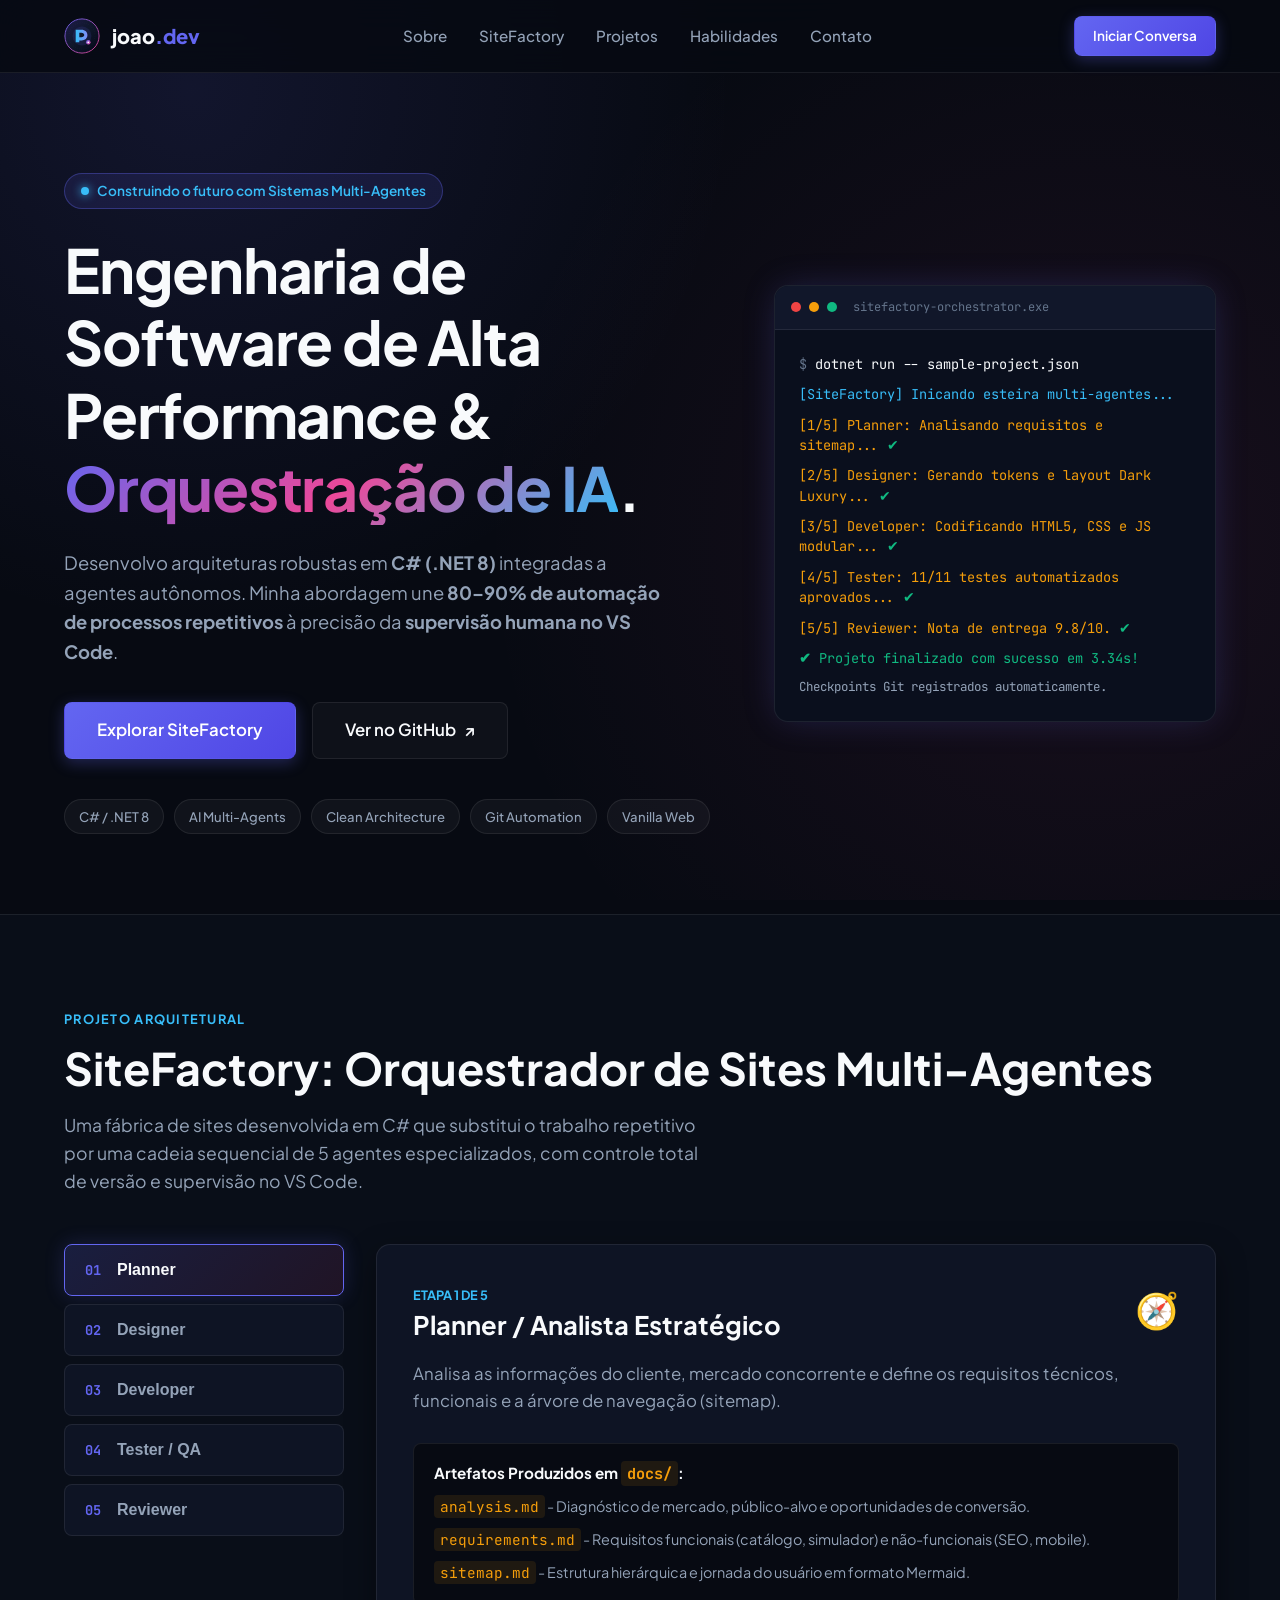
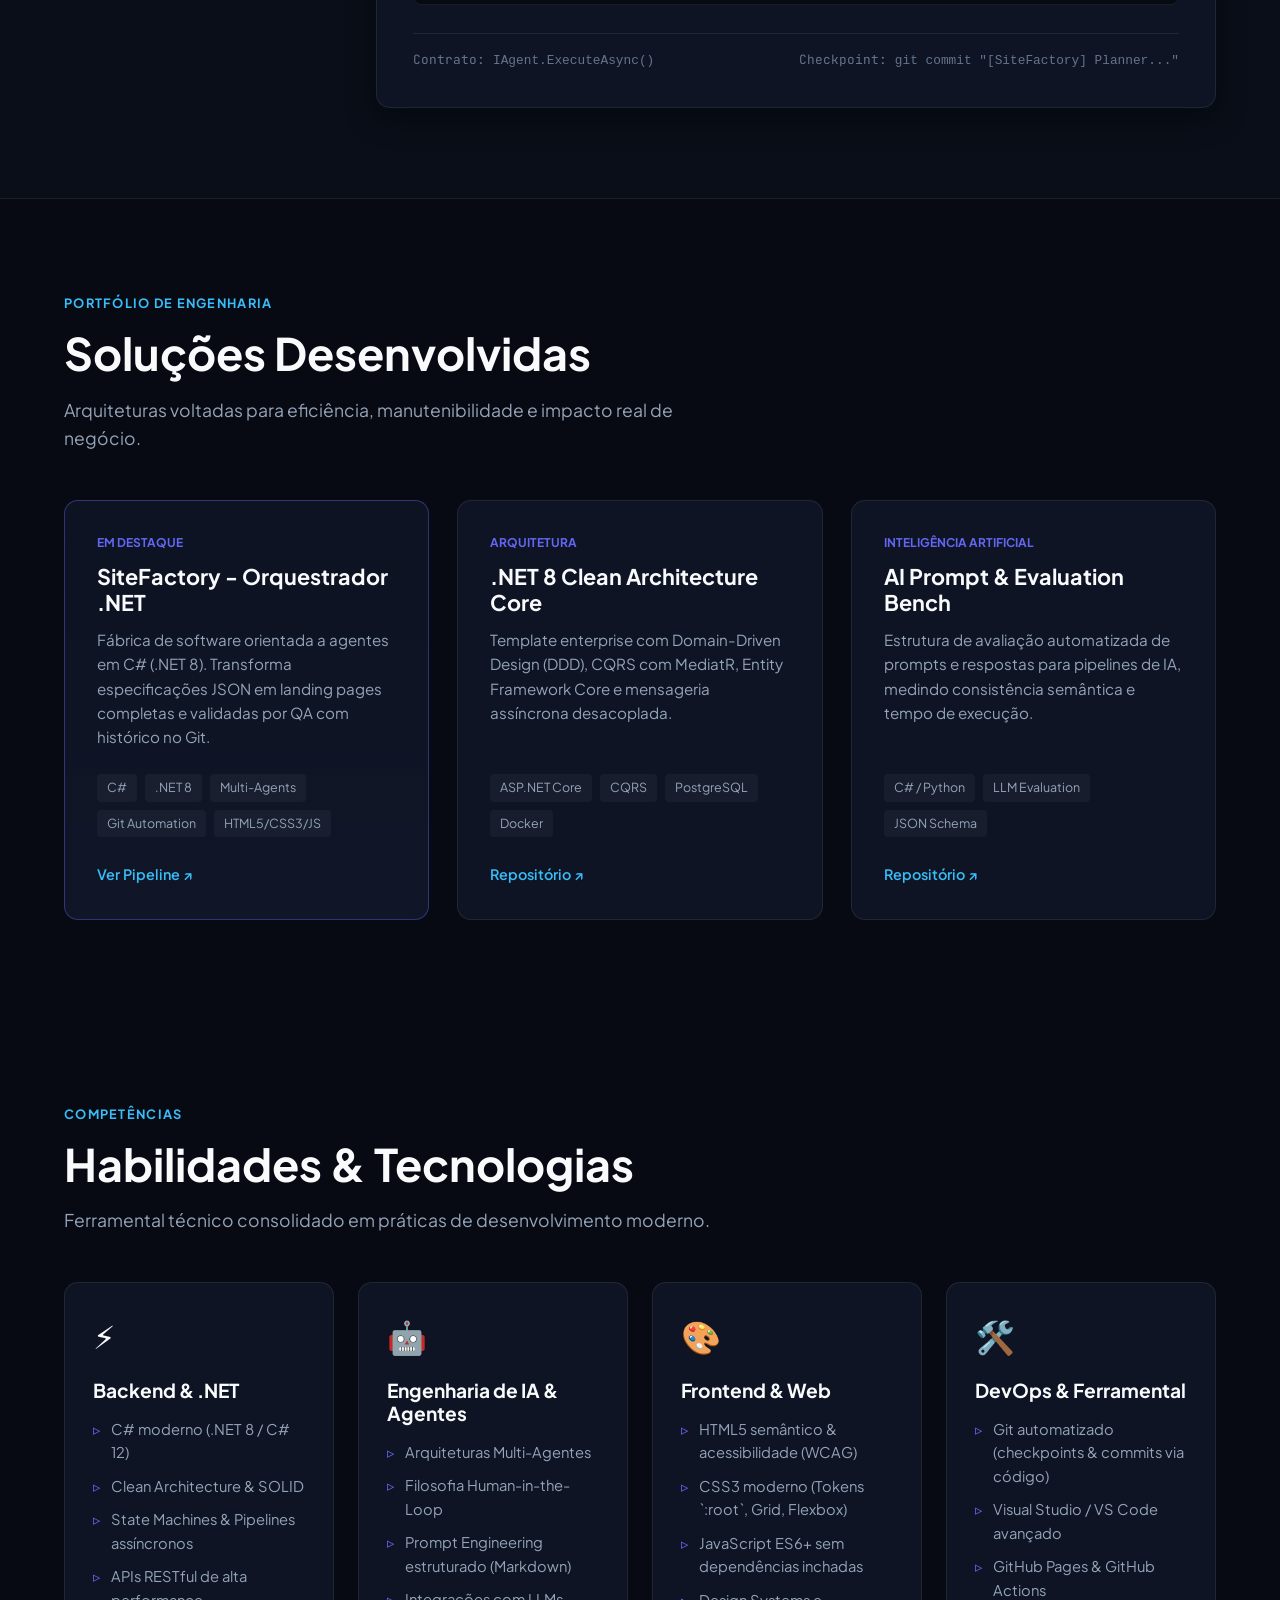
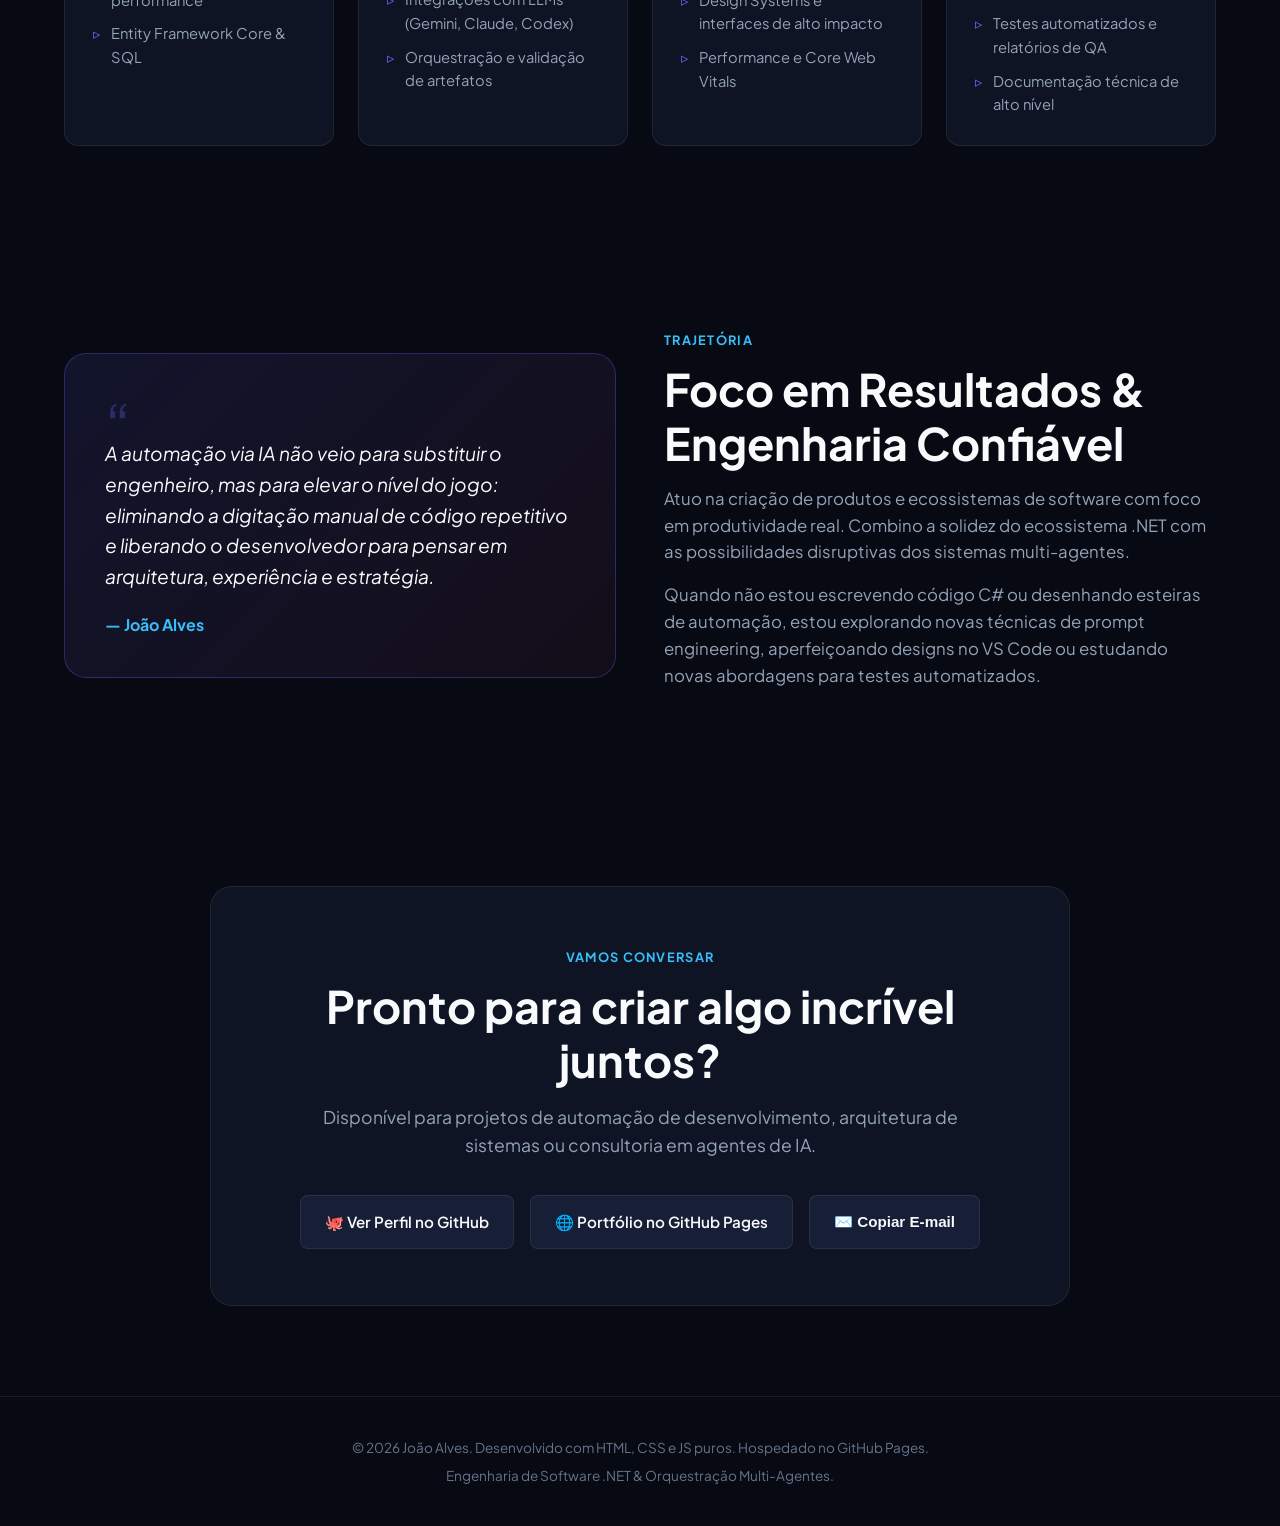
<file: github-portfolio/site/index.html>
<!DOCTYPE html>
<html lang="pt-BR">
<head>
  <meta charset="UTF-8">
  <meta name="viewport" content="width=device-width, initial-scale=1.0">
  <meta name="description" content="Portfólio de João Pedro - Engenheiro de Software especializado em C#, .NET 8 e Orquestração de Agentes Autônomos de IA.">
  <meta name="theme-color" content="#090D16">
  <link rel="icon" type="image/svg+xml" href="public/avatar.svg">
  
  <title>João Alves | Engenheiro de Software & Arquiteto de IA</title>
  
  <!-- Fontes Google -->
  <link rel="preconnect" href="https://fonts.googleapis.com">
  <link rel="preconnect" href="https://fonts.gstatic.com" crossorigin>
  <link href="https://fonts.googleapis.com/css2?family=Plus+Jakarta+Sans:wght@300;400;500;600;700;800&family=JetBrains+Mono:wght@400;500;700&display=swap" rel="stylesheet">
  
  <link rel="stylesheet" href="styles/portfolio.css">
</head>
<body>

  <!-- Barra de Navegação -->
  <header class="navbar" id="navbar">
    <div class="container nav-content">
      <a href="#" class="brand">
        <img src="public/avatar.svg" alt="Avatar" class="brand-avatar">
        <span class="brand-text">joao<span class="brand-dot">.dev</span></span>
      </a>

      <nav class="nav-links">
        <a href="#sobre" class="nav-link">Sobre</a>
        <a href="#sitefactory" class="nav-link">SiteFactory</a>
        <a href="#projetos" class="nav-link">Projetos</a>
        <a href="#habilidades" class="nav-link">Habilidades</a>
        <a href="#contato" class="nav-link">Contato</a>
      </nav>

      <div class="nav-actions">
        <a href="#contato" class="btn btn-primary btn-sm">Iniciar Conversa</a>
      </div>
    </div>
  </header>

  <!-- Hero Section -->
  <section class="hero-section" id="hero">
    <div class="container hero-grid">
      <div class="hero-text">
        <div class="status-pill">
          <span class="status-dot"></span>
          <span>Construindo o futuro com Sistemas Multi-Agentes</span>
        </div>

        <h1 class="hero-title">
          Engenharia de Software de Alta Performance & <span class="gradient-text">Orquestração de IA</span>.
        </h1>

        <p class="hero-description">
          Desenvolvo arquiteturas robustas em <strong>C# (.NET 8)</strong> integradas a agentes autônomos. 
          Minha abordagem une <strong>80–90% de automação de processos repetitivos</strong> à precisão da <strong>supervisão humana no VS Code</strong>.
        </p>

        <div class="hero-cta-group">
          <a href="#sitefactory" class="btn btn-primary btn-lg">Explorar SiteFactory</a>
          <a href="https://github.com/JoaoAlves0014" target="_blank" rel="noopener noreferrer" class="btn btn-outline btn-lg" id="btn-github-hero">
            <span>Ver no GitHub</span> ↗
          </a>
        </div>

        <div class="tech-tags">
          <span class="tag">C# / .NET 8</span>
          <span class="tag">AI Multi-Agents</span>
          <span class="tag">Clean Architecture</span>
          <span class="tag">Git Automation</span>
          <span class="tag">Vanilla Web</span>
        </div>
      </div>

      <!-- Hero Terminal Card Interativo -->
      <div class="hero-terminal-wrapper">
        <div class="terminal-card">
          <div class="terminal-header">
            <div class="terminal-dots">
              <span class="dot dot-red"></span>
              <span class="dot dot-yellow"></span>
              <span class="dot dot-green"></span>
            </div>
            <span class="terminal-title">sitefactory-orchestrator.exe</span>
          </div>
          <div class="terminal-body" id="hero-terminal">
            <div class="terminal-line"><span class="t-dim">$</span> dotnet run -- sample-project.json</div>
            <div class="terminal-line t-cyan">[SiteFactory] Inicando esteira multi-agentes...</div>
            <div class="terminal-line t-yellow">[1/5] Planner: Analisando requisitos e sitemap... <span class="t-green">✔</span></div>
            <div class="terminal-line t-yellow">[2/5] Designer: Gerando tokens e layout Dark Luxury... <span class="t-green">✔</span></div>
            <div class="terminal-line t-yellow">[3/5] Developer: Codificando HTML5, CSS e JS modular... <span class="t-green">✔</span></div>
            <div class="terminal-line t-yellow">[4/5] Tester: 11/11 testes automatizados aprovados... <span class="t-green">✔</span></div>
            <div class="terminal-line t-yellow">[5/5] Reviewer: Nota de entrega 9.8/10. <span class="t-green">✔</span></div>
            <div class="terminal-line t-green"><span class="t-check">✔</span> Projeto finalizado com sucesso em 3.34s!</div>
            <div class="terminal-line t-muted">Checkpoints Git registrados automaticamente.</div>
          </div>
        </div>
      </div>
    </div>
  </section>

  <!-- Destaque Especial: SiteFactory -->
  <section class="section sitefactory-section" id="sitefactory">
    <div class="container">
      <div class="section-badge">Projeto Arquitetural</div>
      <h2 class="section-title">SiteFactory: Orquestrador de Sites Multi-Agentes</h2>
      <p class="section-subtitle">
        Uma fábrica de sites desenvolvida em C# que substitui o trabalho repetitivo por uma cadeia sequencial de 5 agentes especializados, com controle total de versão e supervisão no VS Code.
      </p>

      <!-- Pipeline Interativo de Agentes -->
      <div class="pipeline-container">
        <div class="pipeline-nav" id="agent-nav">
          <button class="agent-btn active" data-agent="planner">
            <span class="step-num">01</span>
            <span class="agent-title">Planner</span>
          </button>
          <button class="agent-btn" data-agent="designer">
            <span class="step-num">02</span>
            <span class="agent-title">Designer</span>
          </button>
          <button class="agent-btn" data-agent="developer">
            <span class="step-num">03</span>
            <span class="agent-title">Developer</span>
          </button>
          <button class="agent-btn" data-agent="tester">
            <span class="step-num">04</span>
            <span class="agent-title">Tester / QA</span>
          </button>
          <button class="agent-btn" data-agent="reviewer">
            <span class="step-num">05</span>
            <span class="agent-title">Reviewer</span>
          </button>
        </div>

        <!-- Card de Detalhes do Agente Selecionado -->
        <div class="agent-detail-card" id="agent-detail">
          <div class="agent-detail-header">
            <div>
              <span class="agent-badge" id="agent-badge">Etapa 1 de 5</span>
              <h3 class="agent-name" id="agent-name">Planner / Analista Estratégico</h3>
            </div>
            <span class="agent-icon" id="agent-icon">🧭</span>
          </div>

          <p class="agent-desc" id="agent-desc">
            Analisa as informações do cliente, mercado concorrente e define os requisitos técnicos, funcionais e a árvore de navegação (sitemap).
          </p>

          <div class="agent-artifacts-box">
            <h4>Artefatos Produzidos em <code>docs/</code>:</h4>
            <ul id="agent-artifacts">
              <li><code>analysis.md</code> - Diagnóstico de mercado, público-alvo e oportunidades de conversão.</li>
              <li><code>requirements.md</code> - Requisitos funcionais (catálogo, simulador) e não-funcionais (SEO, mobile).</li>
              <li><code>sitemap.md</code> - Estrutura hierárquica e jornada do usuário em formato Mermaid.</li>
            </ul>
          </div>

          <div class="agent-meta-footer">
            <span>Contrato: <code>IAgent.ExecuteAsync()</code></span>
            <span>Checkpoint: <code>git commit "[SiteFactory] Planner..."</code></span>
          </div>
        </div>
      </div>
    </div>
  </section>

  <!-- Projetos & Soluções -->
  <section class="section" id="projetos">
    <div class="container">
      <div class="section-badge">Portfólio de Engenharia</div>
      <h2 class="section-title">Soluções Desenvolvidas</h2>
      <p class="section-subtitle">Arquiteturas voltadas para eficiência, manutenibilidade e impacto real de negócio.</p>

      <div class="projects-grid">
        <!-- Projeto 1: SiteFactory -->
        <div class="project-card featured">
          <div class="project-badge">Em Destaque</div>
          <h3>SiteFactory - Orquestrador .NET</h3>
          <p>
            Fábrica de software orientada a agentes em C# (.NET 8). Transforma especificações JSON em landing pages completas e validadas por QA com histórico no Git.
          </p>
          <div class="project-techs">
            <span>C#</span>
            <span>.NET 8</span>
            <span>Multi-Agents</span>
            <span>Git Automation</span>
            <span>HTML5/CSS3/JS</span>
          </div>
          <div class="project-links">
            <a href="#sitefactory" class="link-btn">Ver Pipeline ↗</a>
          </div>
        </div>

        <!-- Projeto 2: Clean Architecture Boilerplate -->
        <div class="project-card">
          <div class="project-badge">Arquitetura</div>
          <h3>.NET 8 Clean Architecture Core</h3>
          <p>
            Template enterprise com Domain-Driven Design (DDD), CQRS com MediatR, Entity Framework Core e mensageria assíncrona desacoplada.
          </p>
          <div class="project-techs">
            <span>ASP.NET Core</span>
            <span>CQRS</span>
            <span>PostgreSQL</span>
            <span>Docker</span>
          </div>
          <div class="project-links">
            <a href="https://github.com/JoaoAlves0014" target="_blank" rel="noopener noreferrer" class="link-btn">Repositório ↗</a>
          </div>
        </div>

        <!-- Projeto 3: AI Prompt & Evaluation Bench -->
        <div class="project-card">
          <div class="project-badge">Inteligência Artificial</div>
          <h3>AI Prompt & Evaluation Bench</h3>
          <p>
            Estrutura de avaliação automatizada de prompts e respostas para pipelines de IA, medindo consistência semântica e tempo de execução.
          </p>
          <div class="project-techs">
            <span>C# / Python</span>
            <span>LLM Evaluation</span>
            <span>JSON Schema</span>
          </div>
          <div class="project-links">
            <a href="https://github.com/JoaoAlves0014" target="_blank" rel="noopener noreferrer" class="link-btn">Repositório ↗</a>
          </div>
        </div>
      </div>
    </div>
  </section>

  <!-- Habilidades Técnicas -->
  <section class="section skills-section" id="habilidades">
    <div class="container">
      <div class="section-badge">Competências</div>
      <h2 class="section-title">Habilidades & Tecnologias</h2>
      <p class="section-subtitle">Ferramental técnico consolidado em práticas de desenvolvimento moderno.</p>

      <div class="skills-grid">
        <div class="skill-category">
          <div class="skill-icon">⚡</div>
          <h3>Backend & .NET</h3>
          <ul>
            <li>C# moderno (.NET 8 / C# 12)</li>
            <li>Clean Architecture & SOLID</li>
            <li>State Machines & Pipelines assíncronos</li>
            <li>APIs RESTful de alta performance</li>
            <li>Entity Framework Core & SQL</li>
          </ul>
        </div>

        <div class="skill-category">
          <div class="skill-icon">🤖</div>
          <h3>Engenharia de IA & Agentes</h3>
          <ul>
            <li>Arquiteturas Multi-Agentes</li>
            <li>Filosofia Human-in-the-Loop</li>
            <li>Prompt Engineering estruturado (Markdown)</li>
            <li>Integrações com LLMs (Gemini, Claude, Codex)</li>
            <li>Orquestração e validação de artefatos</li>
          </ul>
        </div>

        <div class="skill-category">
          <div class="skill-icon">🎨</div>
          <h3>Frontend & Web</h3>
          <ul>
            <li>HTML5 semântico & acessibilidade (WCAG)</li>
            <li>CSS3 moderno (Tokens `:root`, Grid, Flexbox)</li>
            <li>JavaScript ES6+ sem dependências inchadas</li>
            <li>Design Systems e interfaces de alto impacto</li>
            <li>Performance e Core Web Vitals</li>
          </ul>
        </div>

        <div class="skill-category">
          <div class="skill-icon">🛠️</div>
          <h3>DevOps & Ferramental</h3>
          <ul>
            <li>Git automatizado (checkpoints & commits via código)</li>
            <li>Visual Studio / VS Code avançado</li>
            <li>GitHub Pages & GitHub Actions</li>
            <li>Testes automatizados e relatórios de QA</li>
            <li>Documentação técnica de alto nível</li>
          </ul>
        </div>
      </div>
    </div>
  </section>

  <!-- Sobre Mim & Filosofia -->
  <section class="section about-section" id="sobre">
    <div class="container about-grid">
      <div class="about-card">
        <div class="quote-mark">“</div>
        <p class="quote-text">
          A automação via IA não veio para substituir o engenheiro, mas para elevar o nível do jogo: eliminando a digitação manual de código repetitivo e liberando o desenvolvedor para pensar em arquitetura, experiência e estratégia.
        </p>
        <span class="quote-author">— João Alves</span>
      </div>

      <div class="about-bio">
        <div class="section-badge">Trajetória</div>
        <h2 class="section-title">Foco em Resultados & Engenharia Confiável</h2>
        <p>
          Atuo na criação de produtos e ecossistemas de software com foco em produtividade real. 
          Combino a solidez do ecossistema .NET com as possibilidades disruptivas dos sistemas multi-agentes.
        </p>
        <p>
          Quando não estou escrevendo código C# ou desenhando esteiras de automação, estou explorando novas técnicas de prompt engineering, aperfeiçoando designs no VS Code ou estudando novas abordagens para testes automatizados.
        </p>
      </div>
    </div>
  </section>

  <!-- Seção de Contato -->
  <section class="section contact-section" id="contato">
    <div class="container">
      <div class="contact-box">
        <div class="section-badge">Vamos Conversar</div>
        <h2 class="section-title">Pronto para criar algo incrível juntos?</h2>
        <p class="section-subtitle">
          Disponível para projetos de automação de desenvolvimento, arquitetura de sistemas ou consultoria em agentes de IA.
        </p>

        <div class="contact-methods">
          <a href="https://github.com/JoaoAlves0014" target="_blank" rel="noopener noreferrer" class="contact-btn btn-gh">
            <span>🐙 Ver Perfil no GitHub</span>
          </a>

          <a href="https://joaoalves0014.github.io" target="_blank" rel="noopener noreferrer" class="contact-btn btn-wa">
            <span>🌐 Portfólio no GitHub Pages</span>
          </a>

          <button type="button" class="contact-btn btn-email" id="btn-copy-email">
            <span id="copy-text">✉️ Copiar E-mail</span>
          </button>
        </div>
      </div>
    </div>
  </section>

  <!-- Rodapé -->
  <footer class="footer">
    <div class="container footer-content">
      <p>© 2026 João Alves. Desenvolvido com HTML, CSS e JS puros. Hospedado no GitHub Pages.</p>
      <p class="footer-sub">Engenharia de Software .NET & Orquestração Multi-Agentes.</p>
    </div>
  </footer>

  <script src="scripts/portfolio.js"></script>
</body>
</html>
</file>
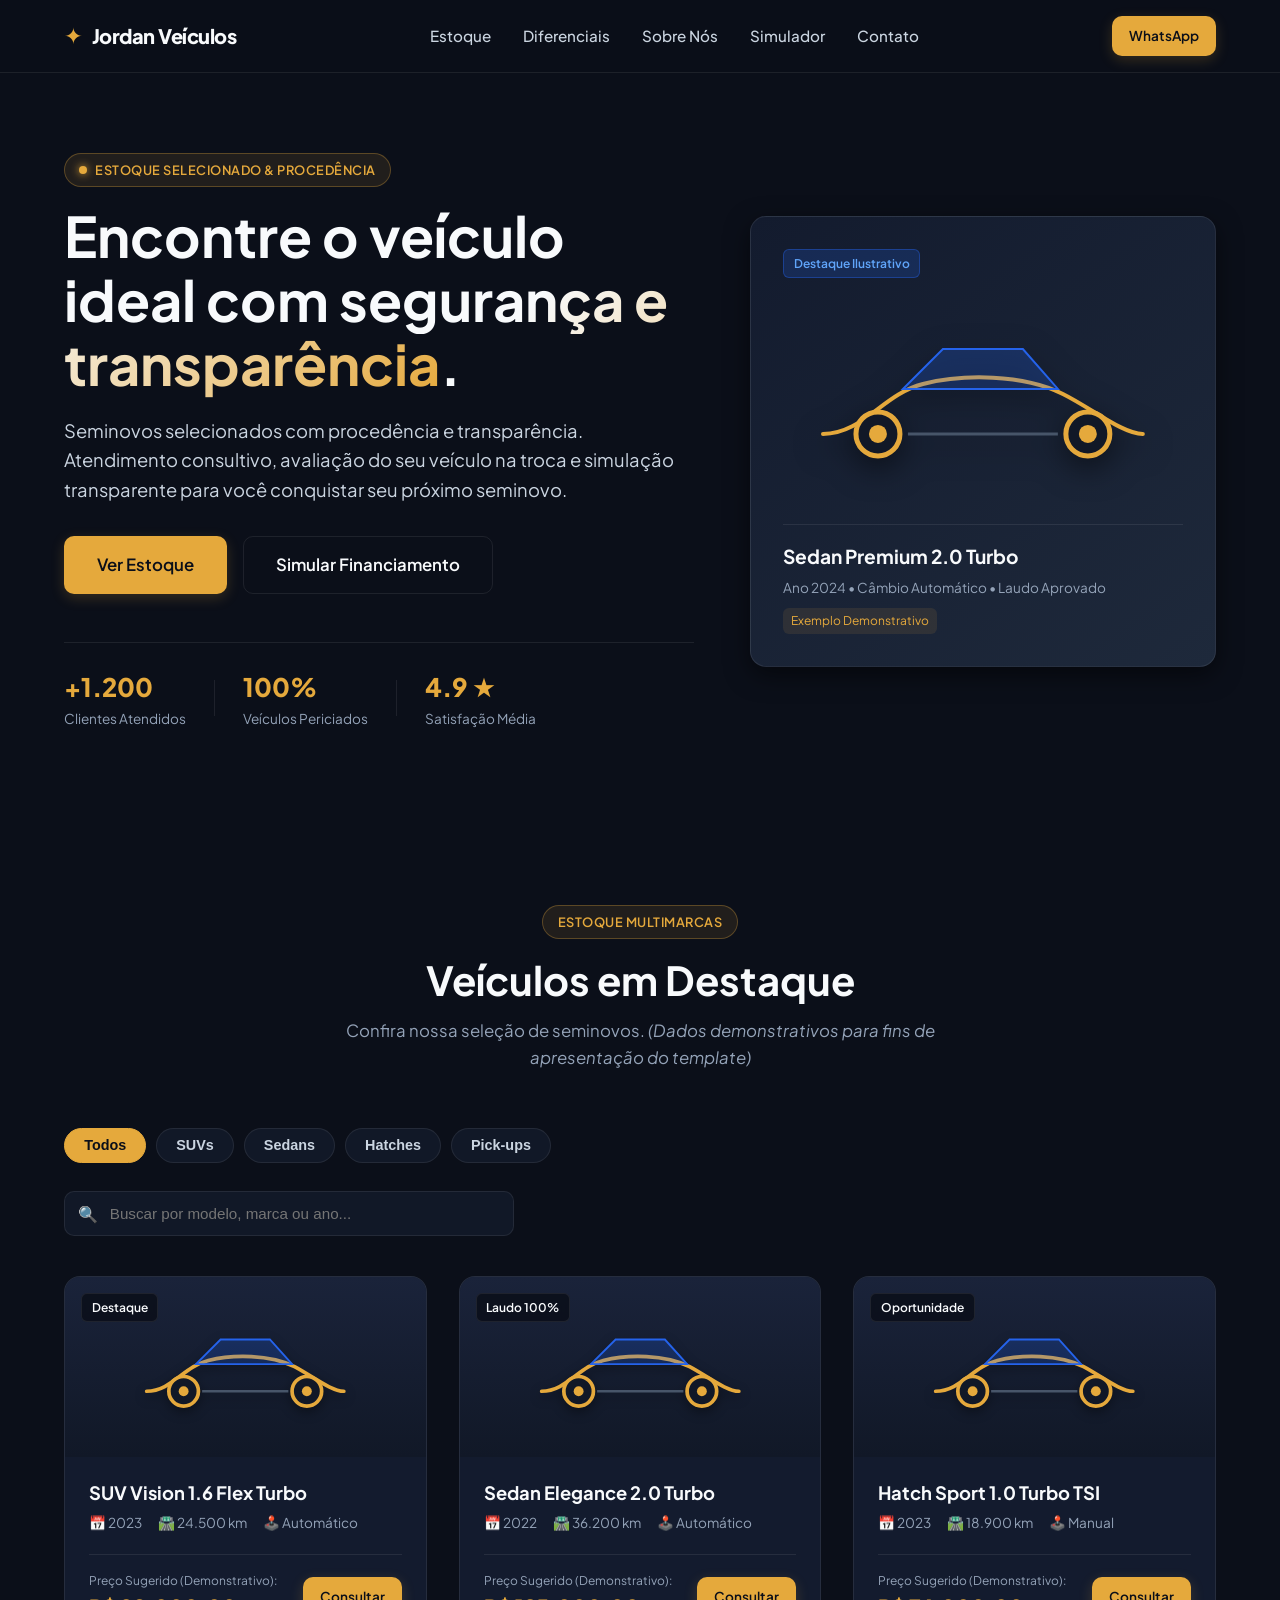
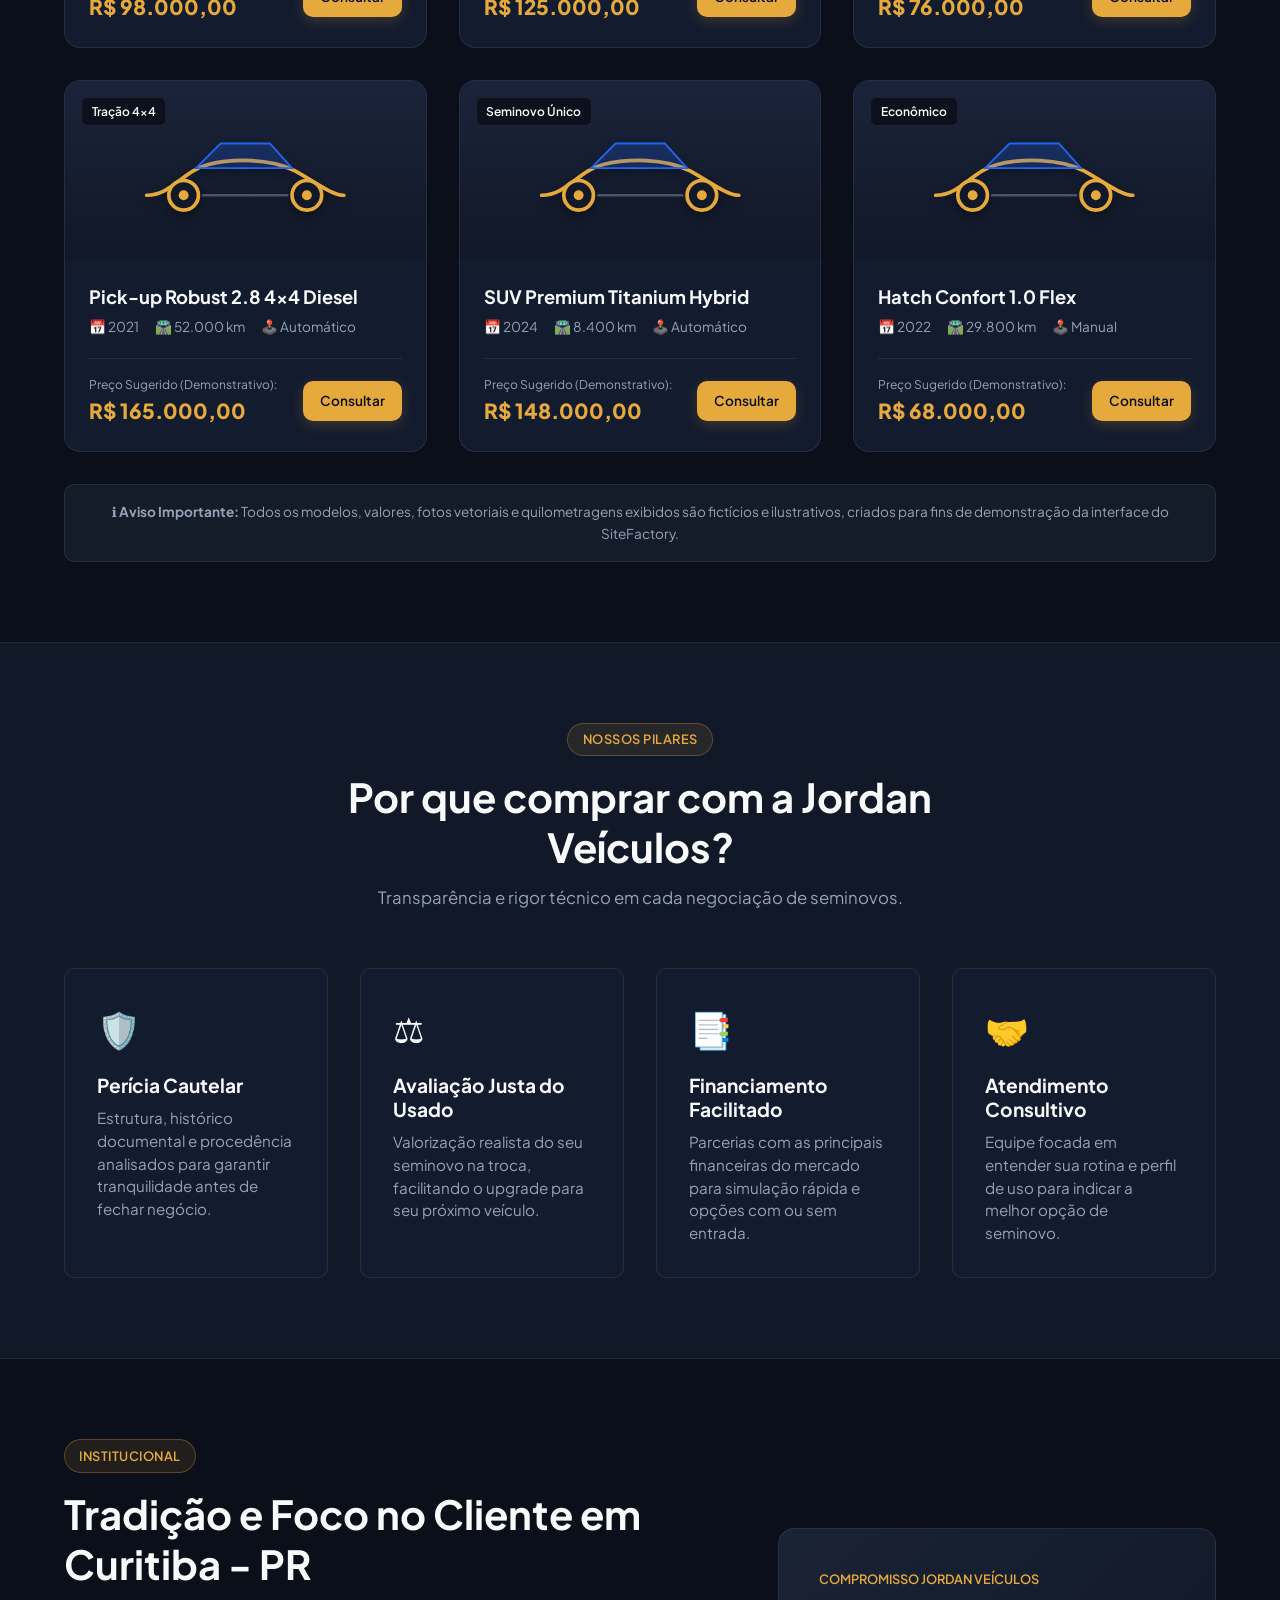
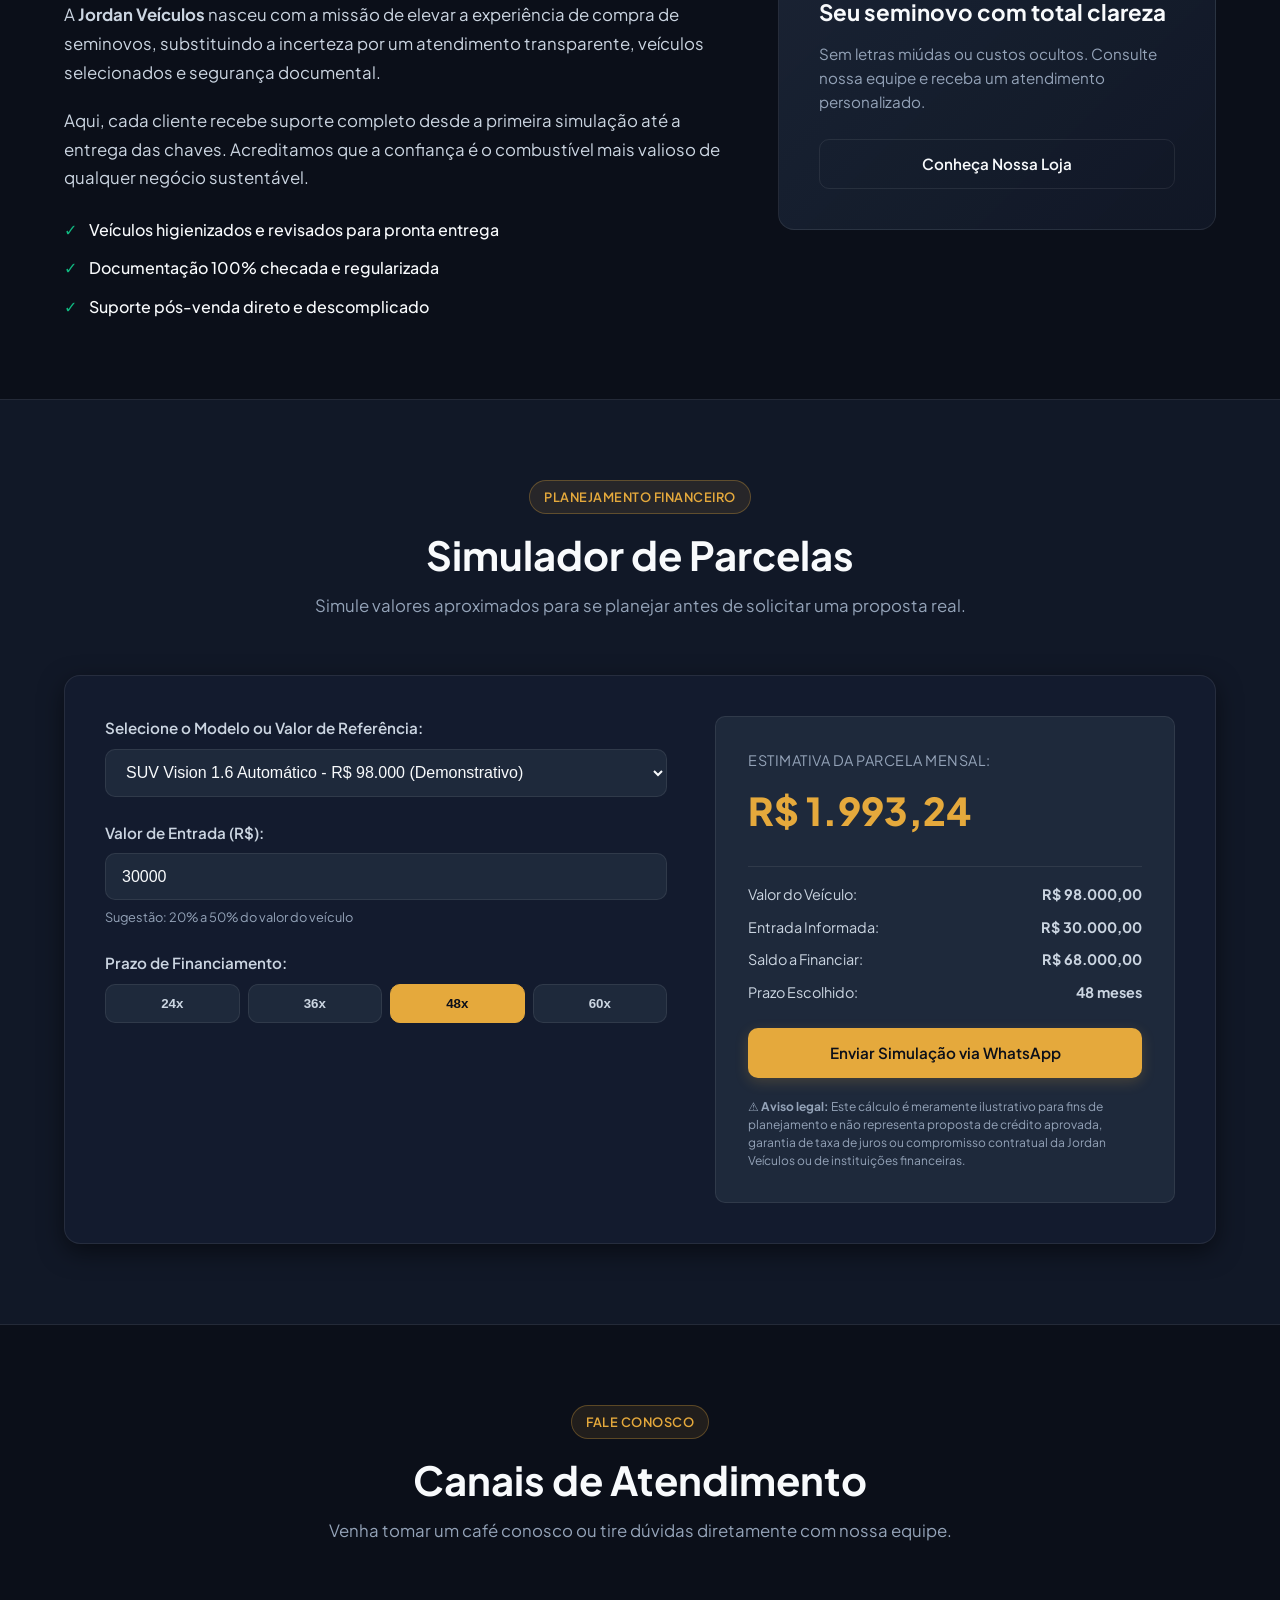
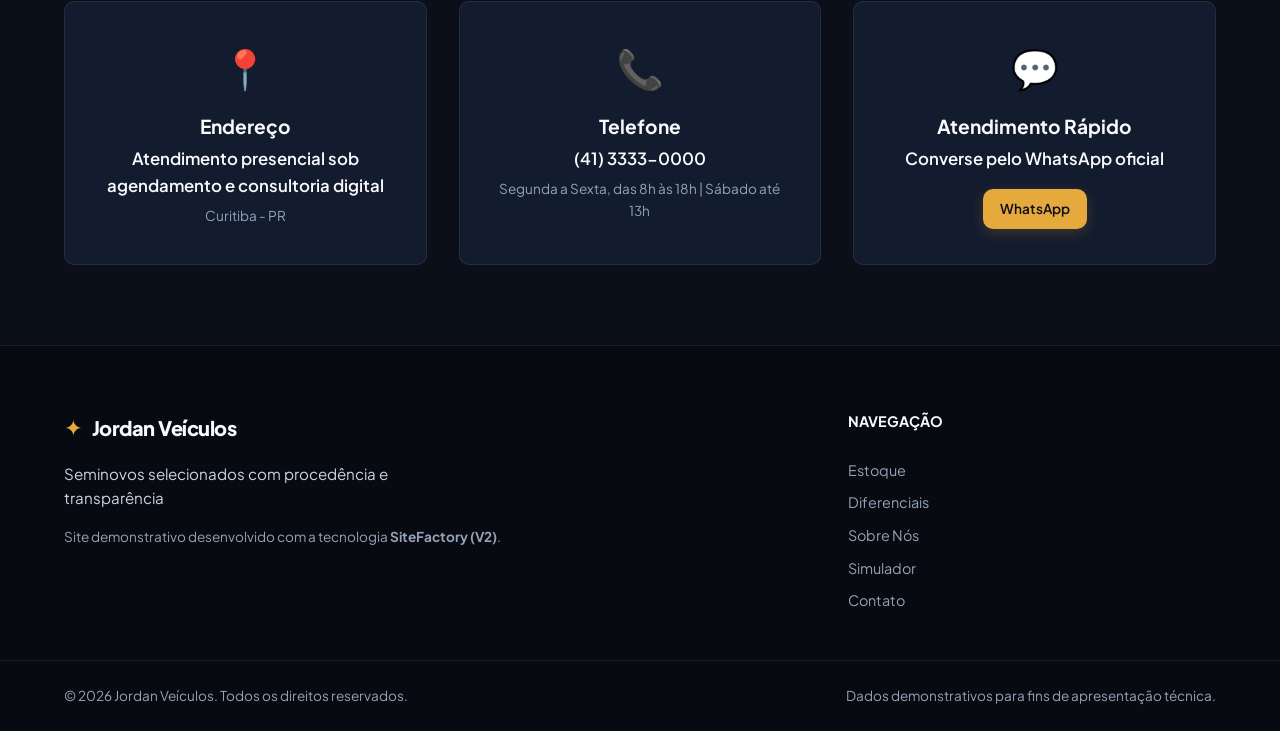
<file: Projects/jordan-veiculos/src/index.html>
<!DOCTYPE html>
<html lang="pt-BR">
<head>
  <meta charset="UTF-8">
  <meta name="viewport" content="width=device-width, initial-scale=1.0">
  <meta name="description" content="Concession&#225;ria multimarcas especializada em ve&#237;culos seminovos periciados, garantia de proced&#234;ncia e atendimento consultivo.">
  <meta name="theme-color" content="#0B0F19">
  <link rel="icon" type="image/svg+xml" href="../public/favicon.svg">

  <title>Jordan Ve&#237;culos | Seminovos selecionados com proced&#234;ncia e transpar&#234;ncia</title>

  <!-- Tipografia do Google Fonts: Plus Jakarta Sans -->
  <link rel="preconnect" href="https://fonts.googleapis.com">
  <link rel="preconnect" href="https://fonts.gstatic.com" crossorigin>
  <link href="https://fonts.googleapis.com/css2?family=Plus+Jakarta+Sans:wght@400;500;600;700;800&display=swap" rel="stylesheet">

  <link rel="stylesheet" href="styles/main.css">
</head>
<body>

  <!-- Header / Barra de Navegação -->
  <header class="navbar-header" id="navbar">
    <div class="container nav-container">
      <a href="#" class="brand-logo" id="brand-logo" aria-label="Jordan Ve&#237;culos Página Inicial">
        <span class="brand-icon" aria-hidden="true">✦</span>
        <span class="brand-name">Jordan Ve&#237;culos</span>
      </a>

      <button class="mobile-menu-toggle" id="mobile-menu-toggle" aria-label="Abrir menu de navegação" aria-expanded="false">
        <span></span>
        <span></span>
        <span></span>
      </button>

      <nav class="nav-menu" id="nav-menu" aria-label="Navegação principal">
        <a href="#estoque" class="nav-link">Estoque</a>
        <a href="#diferenciais" class="nav-link">Diferenciais</a>
        <a href="#sobre" class="nav-link">Sobre Nós</a>
        <a href="#simulador" class="nav-link">Simulador</a>
        <a href="#contato" class="nav-link">Contato</a>
      </nav>

      <div class="nav-actions">
        <a href="https://wa.me/5541999999999?text=Ol%C3%A1%21%20Gostaria%20de%20mais%20informa%C3%A7%C3%B5es%20sobre%20os%20ve%C3%ADculos%20da%20Jordan%20Ve%C3%ADculos." target="_blank" rel="noopener noreferrer" class="btn btn-primary btn-sm" id="nav-cta-whatsapp">
          <span>WhatsApp</span>
        </a>
      </div>
    </div>
  </header>

  <main id="main-content">
    <!-- Hero Section -->
    <section class="hero-section" id="home">
      <div class="container hero-grid">
        <div class="hero-content">
          <div class="badge-pill">
            <span class="badge-dot" aria-hidden="true"></span>
            <span>Estoque Selecionado & Procedência</span>
          </div>

          <h1 class="hero-title">
            Encontre o veículo ideal com <span class="text-gradient">segurança e transparência</span>.
          </h1>

          <p class="hero-subtitle">
            Seminovos selecionados com proced&#234;ncia e transpar&#234;ncia. Atendimento consultivo, avaliação do seu veículo na troca e simulação transparente para você conquistar seu próximo seminovo.
          </p>

          <div class="hero-actions">
            <a href="#estoque" class="btn btn-primary btn-lg" id="hero-btn-estoque">Ver Estoque</a>
            <a href="#simulador" class="btn btn-secondary btn-lg" id="hero-btn-simulador">Simular Financiamento</a>
          </div>

          <div class="hero-stats">
            <div class="stat-item">
              <span class="stat-number">+1.200</span>
              <span class="stat-label">Clientes Atendidos</span>
            </div>
            <div class="stat-divider" aria-hidden="true"></div>
            <div class="stat-item">
              <span class="stat-number">100%</span>
              <span class="stat-label">Veículos Periciados</span>
            </div>
            <div class="stat-divider" aria-hidden="true"></div>
            <div class="stat-item">
              <span class="stat-number">4.9 ★</span>
              <span class="stat-label">Satisfação Média</span>
            </div>
          </div>
        </div>

        <div class="hero-card-visual" aria-hidden="true">
          <div class="hero-visual-card">
            <div class="card-badge-top">Destaque Ilustrativo</div>
            <div class="vehicle-silhouette">
              <svg viewBox="0 0 400 200" class="hero-car-svg" fill="none" xmlns="http://www.w3.org/2000/svg">
                <path d="M40 140 C80 140 100 100 140 90 C180 80 240 80 280 100 C310 115 340 140 360 140" stroke="var(--primary)" stroke-width="4" stroke-linecap="round" />
                <path d="M120 95 L160 55 L240 55 L275 95 Z" fill="rgba(37, 99, 235, 0.25)" stroke="#2563EB" stroke-width="2" />
                <circle cx="95" cy="140" r="22" fill="#111827" stroke="var(--primary)" stroke-width="5" />
                <circle cx="95" cy="140" r="9" fill="var(--primary)" />
                <circle cx="305" cy="140" r="22" fill="#111827" stroke="var(--primary)" stroke-width="5" />
                <circle cx="305" cy="140" r="9" fill="var(--primary)" />
                <line x1="125" y1="140" x2="275" y2="140" stroke="#475569" stroke-width="3" />
              </svg>
            </div>
            <div class="hero-card-info">
              <div class="vehicle-title">Sedan Premium 2.0 Turbo</div>
              <div class="vehicle-meta">Ano 2024 • Câmbio Automático • Laudo Aprovado</div>
              <div class="vehicle-demo-tag">Exemplo Demonstrativo</div>
            </div>
          </div>
        </div>
      </div>
    </section>

    <!-- Catálogo de Veículos em Destaque -->
    <section class="section-container" id="estoque">
      <div class="container">
        <div class="section-header">
          <div class="badge-pill">Estoque Multimarcas</div>
          <h2 class="section-title">Veículos em Destaque</h2>
          <p class="section-subtitle">
            Confira nossa seleção de seminovos. <em>(Dados demonstrativos para fins de apresentação do template)</em>
          </p>
        </div>

        <!-- Barra de Busca e Filtros -->
        <div class="filter-wrapper" id="filter-bar">
          <div class="category-tabs" role="tablist" aria-label="Categorias de veículos">
            <button class="category-btn active" data-category="todos" role="tab" aria-selected="true">Todos</button>
            <button class="category-btn" data-category="suv" role="tab" aria-selected="false">SUVs</button>
            <button class="category-btn" data-category="sedan" role="tab" aria-selected="false">Sedans</button>
            <button class="category-btn" data-category="hatch" role="tab" aria-selected="false">Hatches</button>
            <button class="category-btn" data-category="pickup" role="tab" aria-selected="false">Pick-ups</button>
          </div>

          <div class="search-box">
            <input type="text" id="search-input" placeholder="Buscar por modelo, marca ou ano..." aria-label="Buscar veículos por modelo, marca ou ano">
            <span class="search-icon" aria-hidden="true">🔍</span>
          </div>
        </div>

        <!-- Grade Dinâmica de Veículos -->
        <div class="vehicle-grid" id="vehicle-grid" aria-live="polite">
          <!-- Renderizado via JavaScript (renderVehicles) -->
        </div>

        <div class="catalog-disclaimer">
          <p>ℹ <strong>Aviso Importante:</strong> Todos os modelos, valores, fotos vetoriais e quilometragens exibidos são fictícios e ilustrativos, criados para fins de demonstração da interface do SiteFactory.</p>
        </div>
      </div>
    </section>

    <!-- Diferenciais -->
    <section class="section-container section-elevated" id="diferenciais">
      <div class="container">
        <div class="section-header">
          <div class="badge-pill">Nossos Pilares</div>
          <h2 class="section-title">Por que comprar com a Jordan Ve&#237;culos?</h2>
          <p class="section-subtitle">
            Transparência e rigor técnico em cada negociação de seminovos.
          </p>
        </div>

        <div class="features-grid">
          <div class="feature-card">
            <div class="feature-icon" aria-hidden="true">🛡️</div>
            <h3 class="feature-title">Perícia Cautelar</h3>
            <p class="feature-desc">Estrutura, histórico documental e procedência analisados para garantir tranquilidade antes de fechar negócio.</p>
          </div>

          <div class="feature-card">
            <div class="feature-icon" aria-hidden="true">⚖️</div>
            <h3 class="feature-title">Avaliação Justa do Usado</h3>
            <p class="feature-desc">Valorização realista do seu seminovo na troca, facilitando o upgrade para seu próximo veículo.</p>
          </div>

          <div class="feature-card">
            <div class="feature-icon" aria-hidden="true">📑</div>
            <h3 class="feature-title">Financiamento Facilitado</h3>
            <p class="feature-desc">Parcerias com as principais financeiras do mercado para simulação rápida e opções com ou sem entrada.</p>
          </div>

          <div class="feature-card">
            <div class="feature-icon" aria-hidden="true">🤝</div>
            <h3 class="feature-title">Atendimento Consultivo</h3>
            <p class="feature-desc">Equipe focada em entender sua rotina e perfil de uso para indicar a melhor opção de seminovo.</p>
          </div>
        </div>
      </div>
    </section>

    <!-- Área Institucional / Sobre Nós -->
    <section class="section-container" id="sobre">
      <div class="container">
        <div class="about-grid">
          <div class="about-content">
            <div class="badge-pill">Institucional</div>
            <h2 class="section-title">Tradição e Foco no Cliente em Curitiba - PR</h2>
            <p class="about-text">
              A <strong>Jordan Ve&#237;culos</strong> nasceu com a missão de elevar a experiência de compra de seminovos, substituindo a incerteza por um atendimento transparente, veículos selecionados e segurança documental.
            </p>
            <p class="about-text">
              Aqui, cada cliente recebe suporte completo desde a primeira simulação até a entrega das chaves. Acreditamos que a confiança é o combustível mais valioso de qualquer negócio sustentável.
            </p>
            <div class="about-highlights">
              <div class="highlight-item">
                <span class="highlight-check">✓</span>
                <span>Veículos higienizados e revisados para pronta entrega</span>
              </div>
              <div class="highlight-item">
                <span class="highlight-check">✓</span>
                <span>Documentação 100% checada e regularizada</span>
              </div>
              <div class="highlight-item">
                <span class="highlight-check">✓</span>
                <span>Suporte pós-venda direto e descomplicado</span>
              </div>
            </div>
          </div>

          <div class="about-card-badge">
            <div class="glass-box">
              <div class="box-tag">Compromisso Jordan Ve&#237;culos</div>
              <h3 class="box-title">Seu seminovo com total clareza</h3>
              <p class="box-text">Sem letras miúdas ou custos ocultos. Consulte nossa equipe e receba um atendimento personalizado.</p>
              <a href="#contato" class="btn btn-secondary btn-block">Conheça Nossa Loja</a>
            </div>
          </div>
        </div>
      </div>
    </section>

    <!-- Simulador de Financiamento Demonstrativo -->
    <section class="section-container section-elevated" id="simulador">
      <div class="container">
        <div class="section-header">
          <div class="badge-pill">Planejamento Financeiro</div>
          <h2 class="section-title">Simulador de Parcelas</h2>
          <p class="section-subtitle">
            Simule valores aproximados para se planejar antes de solicitar uma proposta real.
          </p>
        </div>

        <div class="simulator-card">
          <div class="simulator-inputs">
            <div class="form-group">
              <label for="sim-vehicle-select">Selecione o Modelo ou Valor de Referência:</label>
              <select id="sim-vehicle-select" class="form-control">
                <option value="68000">Hatch Confort 1.0 Flex - R$ 68.000 (Demonstrativo)</option>
                <option value="98000" selected>SUV Vision 1.6 Automático - R$ 98.000 (Demonstrativo)</option>
                <option value="125000">Sedan Elegance 2.0 Turbo - R$ 125.000 (Demonstrativo)</option>
                <option value="165000">Pick-up Robust 4x4 Diesel - R$ 165.000 (Demonstrativo)</option>
              </select>
            </div>

            <div class="form-group">
              <label for="sim-entry-input">Valor de Entrada (R$):</label>
              <input type="number" id="sim-entry-input" class="form-control" value="30000" min="0" step="1000">
              <div class="input-hint">Sugestão: 20% a 50% do valor do veículo</div>
            </div>

            <div class="form-group">
              <label>Prazo de Financiamento:</label>
              <div class="term-options" id="sim-terms">
                <button type="button" class="term-btn" data-months="24">24x</button>
                <button type="button" class="term-btn" data-months="36">36x</button>
                <button type="button" class="term-btn active" data-months="48">48x</button>
                <button type="button" class="term-btn" data-months="60">60x</button>
              </div>
            </div>
          </div>

          <div class="simulator-results">
            <div class="result-box">
              <span class="result-title">Estimativa da Parcela Mensal:</span>
              <div class="result-value" id="sim-monthly-installment">R$ 1.980,00</div>
              <div class="result-details">
                <div class="detail-row">
                  <span>Valor do Veículo:</span>
                  <strong id="sim-total-display">R$ 98.000,00</strong>
                </div>
                <div class="detail-row">
                  <span>Entrada Informada:</span>
                  <strong id="sim-entry-display">R$ 30.000,00</strong>
                </div>
                <div class="detail-row">
                  <span>Saldo a Financiar:</span>
                  <strong id="sim-balance-display">R$ 68.000,00</strong>
                </div>
                <div class="detail-row">
                  <span>Prazo Escolhido:</span>
                  <strong id="sim-term-display">48 meses</strong>
                </div>
              </div>

              <a href="https://wa.me/5541999999999?text=Ol%C3%A1%21%20Gostaria%20de%20mais%20informa%C3%A7%C3%B5es%20sobre%20os%20ve%C3%ADculos%20da%20Jordan%20Ve%C3%ADculos." target="_blank" rel="noopener noreferrer" class="btn btn-primary btn-block" id="sim-send-whatsapp">
                Enviar Simulação via WhatsApp
              </a>

              <div class="legal-notice">
                ⚠️ <strong>Aviso legal:</strong> Este cálculo é meramente ilustrativo para fins de planejamento e não representa proposta de crédito aprovada, garantia de taxa de juros ou compromisso contratual da Jordan Ve&#237;culos ou de instituições financeiras.
              </div>
            </div>
          </div>
        </div>
      </div>
    </section>

    <!-- Contato e Localização -->
    <section class="section-container" id="contato">
      <div class="container">
        <div class="section-header">
          <div class="badge-pill">Fale Conosco</div>
          <h2 class="section-title">Canais de Atendimento</h2>
          <p class="section-subtitle">
            Venha tomar um café conosco ou tire dúvidas diretamente com nossa equipe.
          </p>
        </div>

        <div class="contact-grid">
          <div class="contact-card">
            <div class="contact-icon" aria-hidden="true">📍</div>
            <h3 class="contact-title">Endereço</h3>
            <p class="contact-detail">Atendimento presencial sob agendamento e consultoria digital</p>
            <p class="contact-subdetail">Curitiba - PR</p>
          </div>

          <div class="contact-card">
            <div class="contact-icon" aria-hidden="true">📞</div>
            <h3 class="contact-title">Telefone</h3>
            <p class="contact-detail">(41) 3333-0000</p>
            <p class="contact-subdetail">Segunda a Sexta, das 8h às 18h | Sábado até 13h</p>
          </div>

          <div class="contact-card">
            <div class="contact-icon" aria-hidden="true">💬</div>
            <h3 class="contact-title">Atendimento Rápido</h3>
            <p class="contact-detail">Converse pelo WhatsApp oficial</p>
            <a href="https://wa.me/5541999999999?text=Ol%C3%A1%21%20Gostaria%20de%20mais%20informa%C3%A7%C3%B5es%20sobre%20os%20ve%C3%ADculos%20da%20Jordan%20Ve%C3%ADculos." target="_blank" rel="noopener noreferrer" class="btn btn-primary btn-sm" style="margin-top: 1rem;" id="contato-cta-whatsapp">
              WhatsApp
            </a>
          </div>
        </div>
      </div>
    </section>
  </main>

  <!-- Rodapé -->
  <footer class="footer" id="footer">
    <div class="container footer-content">
      <div class="footer-brand">
        <div class="brand-logo footer-logo">
          <span class="brand-icon" aria-hidden="true">✦</span>
          <span class="brand-name">Jordan Ve&#237;culos</span>
        </div>
        <p class="footer-tagline">Seminovos selecionados com proced&#234;ncia e transpar&#234;ncia</p>
        <p class="footer-legal-tag">Site demonstrativo desenvolvido com a tecnologia <strong>SiteFactory (V2)</strong>.</p>
      </div>

      <div class="footer-links">
        <div class="footer-col">
          <span class="footer-heading">Navegação</span>
          <a href="#estoque">Estoque</a>
          <a href="#diferenciais">Diferenciais</a>
          <a href="#sobre">Sobre Nós</a>
          <a href="#simulador">Simulador</a>
          <a href="#contato">Contato</a>
        </div>
      </div>
    </div>

    <div class="footer-bottom">
      <div class="container bottom-row">
        <span>© 2026 Jordan Ve&#237;culos. Todos os direitos reservados.</span>
        <span>Dados demonstrativos para fins de apresentação técnica.</span>
      </div>
    </div>
  </footer>

  <script src="scripts/app.js"></script>
</body>
</html>
</file>
<file: github-portfolio/site/styles/portfolio.css>
:root {
  --bg-dark: #070A12;
  --bg-surface: #0E1424;
  --bg-elevated: #161F36;
  --bg-card: rgba(14, 20, 36, 0.75);
  
  --primary: #6366F1;
  --primary-hover: #4F46E5;
  --accent-pink: #EC4899;
  --accent-cyan: #38BDF8;
  --accent-amber: #F59E0B;
  --accent-green: #10B981;

  --text-main: #F8FAFC;
  --text-muted: #94A3B8;
  --text-dim: #64748B;

  --border-subtle: rgba(255, 255, 255, 0.08);
  --border-hover: rgba(99, 102, 241, 0.4);
  
  --radius-sm: 8px;
  --radius-md: 14px;
  --radius-lg: 22px;

  --font-sans: 'Plus Jakarta Sans', system-ui, -apple-system, sans-serif;
  --font-mono: 'JetBrains Mono', monospace;

  --transition: all 0.25s cubic-bezier(0.4, 0, 0.2, 1);
  --shadow-glow: 0 0 35px -5px rgba(99, 102, 241, 0.25);
}

*, *::before, *::after {
  box-sizing: border-box;
  margin: 0;
  padding: 0;
}

html {
  scroll-behavior: smooth;
  font-family: var(--font-sans);
  background-color: var(--bg-dark);
  color: var(--text-main);
}

body {
  line-height: 1.6;
  overflow-x: hidden;
  background-image: 
    radial-gradient(circle at 15% 10%, rgba(99, 102, 241, 0.12) 0%, transparent 40%),
    radial-gradient(circle at 85% 60%, rgba(236, 72, 153, 0.08) 0%, transparent 50%);
  background-attachment: fixed;
}

.container {
  width: 90%;
  max-width: 1200px;
  margin: 0 auto;
}

/* Tipografia & Estilos */
h1, h2, h3, h4 {
  font-weight: 700;
  line-height: 1.2;
}

.gradient-text {
  background: linear-gradient(135deg, #6366F1 0%, #EC4899 50%, #38BDF8 100%);
  -webkit-background-clip: text;
  -webkit-text-fill-color: transparent;
}

/* Botões */
.btn {
  display: inline-flex;
  align-items: center;
  justify-content: center;
  gap: 8px;
  padding: 12px 26px;
  border-radius: var(--radius-sm);
  font-weight: 600;
  font-size: 0.95rem;
  text-decoration: none;
  cursor: pointer;
  border: 1px solid transparent;
  transition: var(--transition);
}

.btn-primary {
  background: linear-gradient(135deg, var(--primary) 0%, #4F46E5 100%);
  color: #fff;
  box-shadow: 0 4px 15px rgba(99, 102, 241, 0.3);
}

.btn-primary:hover {
  transform: translateY(-2px);
  box-shadow: 0 8px 25px rgba(99, 102, 241, 0.5);
}

.btn-outline {
  background: rgba(255, 255, 255, 0.03);
  color: var(--text-main);
  border-color: var(--border-subtle);
}

.btn-outline:hover {
  background: rgba(255, 255, 255, 0.08);
  border-color: rgba(255, 255, 255, 0.2);
  transform: translateY(-2px);
}

.btn-sm {
  padding: 8px 18px;
  font-size: 0.85rem;
}

.btn-lg {
  padding: 14px 32px;
  font-size: 1.05rem;
}

/* Badges e Pílulas */
.status-pill {
  display: inline-flex;
  align-items: center;
  gap: 8px;
  padding: 6px 16px;
  background: rgba(99, 102, 241, 0.12);
  border: 1px solid rgba(99, 102, 241, 0.35);
  border-radius: 999px;
  font-size: 0.85rem;
  color: var(--accent-cyan);
  font-weight: 600;
  margin-bottom: 24px;
}

.status-dot {
  width: 8px;
  height: 8px;
  border-radius: 50%;
  background-color: var(--accent-cyan);
  box-shadow: 0 0 10px var(--accent-cyan);
}

.section-badge {
  display: inline-block;
  font-size: 0.8rem;
  font-weight: 700;
  text-transform: uppercase;
  letter-spacing: 0.1em;
  color: var(--accent-cyan);
  margin-bottom: 12px;
}

.section-title {
  font-size: clamp(2rem, 3.5vw, 2.8rem);
  margin-bottom: 16px;
}

.section-subtitle {
  color: var(--text-muted);
  font-size: 1.1rem;
  max-width: 650px;
  margin-bottom: 48px;
}

/* Navbar */
.navbar {
  position: sticky;
  top: 0;
  z-index: 100;
  background: rgba(7, 10, 18, 0.85);
  backdrop-filter: blur(16px);
  border-bottom: 1px solid var(--border-subtle);
  padding: 16px 0;
}

.nav-content {
  display: flex;
  align-items: center;
  justify-content: space-between;
}

.brand {
  display: flex;
  align-items: center;
  gap: 12px;
  text-decoration: none;
  color: var(--text-main);
}

.brand-avatar {
  width: 36px;
  height: 36px;
  border-radius: 50%;
}

.brand-text {
  font-weight: 800;
  font-size: 1.25rem;
}

.brand-dot {
  color: var(--primary);
}

.nav-links {
  display: flex;
  gap: 32px;
}

.nav-link {
  color: var(--text-muted);
  text-decoration: none;
  font-weight: 500;
  font-size: 0.95rem;
  transition: var(--transition);
}

.nav-link:hover {
  color: var(--text-main);
}

/* Hero Section */
.hero-section {
  padding: 100px 0 80px;
}

.hero-grid {
  display: grid;
  grid-template-columns: 1.2fr 0.8fr;
  gap: 48px;
  align-items: center;
}

.hero-title {
  font-size: clamp(2.4rem, 4.8vw, 3.8rem);
  letter-spacing: -0.02em;
  margin-bottom: 24px;
}

.hero-description {
  font-size: 1.15rem;
  color: var(--text-muted);
  margin-bottom: 36px;
  max-width: 600px;
}

.hero-cta-group {
  display: flex;
  gap: 16px;
  margin-bottom: 40px;
  flex-wrap: wrap;
}

.tech-tags {
  display: flex;
  gap: 10px;
  flex-wrap: wrap;
}

.tag {
  background: rgba(255, 255, 255, 0.04);
  border: 1px solid var(--border-subtle);
  padding: 6px 14px;
  border-radius: 999px;
  font-size: 0.82rem;
  color: var(--text-muted);
  font-weight: 500;
}

/* Terminal Card */
.terminal-card {
  background: #0A0F1D;
  border: 1px solid var(--border-subtle);
  border-radius: var(--radius-md);
  overflow: hidden;
  box-shadow: var(--shadow-glow);
  font-family: var(--font-mono);
}

.terminal-header {
  background: #11172A;
  padding: 12px 16px;
  display: flex;
  align-items: center;
  border-bottom: 1px solid var(--border-subtle);
}

.terminal-dots {
  display: flex;
  gap: 8px;
}

.dot {
  width: 10px;
  height: 10px;
  border-radius: 50%;
}
.dot-red { background: #EF4444; }
.dot-yellow { background: #F59E0B; }
.dot-green { background: #10B981; }

.terminal-title {
  margin-left: 16px;
  font-size: 0.75rem;
  color: var(--text-dim);
}

.terminal-body {
  padding: 24px;
  font-size: 0.85rem;
  display: flex;
  flex-direction: column;
  gap: 10px;
}

.terminal-line {
  line-height: 1.5;
}

.t-cyan { color: var(--accent-cyan); }
.t-yellow { color: var(--accent-amber); }
.t-green { color: var(--accent-green); }
.t-dim { color: var(--text-dim); }
.t-muted { color: var(--text-muted); font-size: 0.78rem; }
.t-check { font-weight: bold; }

/* Seções Gerais */
.section {
  padding: 90px 0;
}

/* Pipeline Interativo do SiteFactory */
.sitefactory-section {
  background: rgba(14, 20, 36, 0.35);
  border-top: 1px solid var(--border-subtle);
  border-bottom: 1px solid var(--border-subtle);
}

.pipeline-container {
  display: grid;
  grid-template-columns: 280px 1fr;
  gap: 32px;
  align-items: flex-start;
}

.pipeline-nav {
  display: flex;
  flex-direction: column;
  gap: 8px;
}

.agent-btn {
  background: var(--bg-surface);
  border: 1px solid var(--border-subtle);
  padding: 16px 20px;
  border-radius: var(--radius-sm);
  display: flex;
  align-items: center;
  gap: 16px;
  color: var(--text-muted);
  cursor: pointer;
  transition: var(--transition);
  text-align: left;
}

.agent-btn:hover {
  background: var(--bg-elevated);
  border-color: rgba(255, 255, 255, 0.15);
  color: var(--text-main);
}

.agent-btn.active {
  background: linear-gradient(135deg, rgba(99, 102, 241, 0.18) 0%, rgba(236, 72, 153, 0.1) 100%);
  border-color: var(--primary);
  color: var(--text-main);
  box-shadow: 0 0 20px rgba(99, 102, 241, 0.2);
}

.step-num {
  font-family: var(--font-mono);
  font-size: 0.85rem;
  color: var(--primary);
  font-weight: 700;
}

.agent-title {
  font-weight: 600;
  font-size: 1rem;
}

.agent-detail-card {
  background: var(--bg-surface);
  border: 1px solid var(--border-subtle);
  border-radius: var(--radius-md);
  padding: 36px;
  box-shadow: 0 10px 30px rgba(0, 0, 0, 0.4);
}

.agent-detail-header {
  display: flex;
  justify-content: space-between;
  align-items: flex-start;
  margin-bottom: 20px;
}

.agent-badge {
  font-size: 0.8rem;
  color: var(--accent-cyan);
  font-weight: 700;
  text-transform: uppercase;
}

.agent-name {
  font-size: 1.6rem;
  margin-top: 4px;
}

.agent-icon {
  font-size: 2.2rem;
}

.agent-desc {
  color: var(--text-muted);
  font-size: 1.05rem;
  margin-bottom: 28px;
}

.agent-artifacts-box {
  background: var(--bg-dark);
  border: 1px solid var(--border-subtle);
  border-radius: var(--radius-sm);
  padding: 20px;
  margin-bottom: 28px;
}

.agent-artifacts-box h4 {
  font-size: 0.95rem;
  color: var(--text-main);
  margin-bottom: 12px;
}

.agent-artifacts-box ul {
  list-style: none;
  display: flex;
  flex-direction: column;
  gap: 10px;
  font-size: 0.9rem;
  color: var(--text-muted);
}

.agent-artifacts-box code {
  color: var(--accent-amber);
  background: rgba(245, 158, 11, 0.1);
  padding: 2px 6px;
  border-radius: 4px;
  font-family: var(--font-mono);
}

.agent-meta-footer {
  display: flex;
  justify-content: space-between;
  border-top: 1px solid var(--border-subtle);
  padding-top: 16px;
  font-size: 0.8rem;
  color: var(--text-dim);
  font-family: var(--font-mono);
}

/* Grid de Projetos */
.projects-grid {
  display: grid;
  grid-template-columns: repeat(auto-fit, minmax(320px, 1fr));
  gap: 28px;
}

.project-card {
  background: var(--bg-surface);
  border: 1px solid var(--border-subtle);
  border-radius: var(--radius-md);
  padding: 32px;
  display: flex;
  flex-direction: column;
  transition: var(--transition);
}

.project-card:hover {
  transform: translateY(-5px);
  border-color: var(--border-hover);
  box-shadow: var(--shadow-glow);
}

.project-card.featured {
  border-color: rgba(99, 102, 241, 0.4);
  background: linear-gradient(180deg, rgba(14, 20, 36, 0.9) 0%, rgba(22, 31, 54, 0.6) 100%);
}

.project-badge {
  font-size: 0.75rem;
  font-weight: 700;
  color: var(--primary);
  text-transform: uppercase;
  margin-bottom: 12px;
}

.project-card h3 {
  font-size: 1.35rem;
  margin-bottom: 12px;
}

.project-card p {
  color: var(--text-muted);
  font-size: 0.95rem;
  margin-bottom: 24px;
  flex: 1;
}

.project-techs {
  display: flex;
  gap: 8px;
  flex-wrap: wrap;
  margin-bottom: 24px;
}

.project-techs span {
  background: rgba(255, 255, 255, 0.04);
  padding: 4px 10px;
  border-radius: 4px;
  font-size: 0.78rem;
  color: var(--text-muted);
}

.link-btn {
  color: var(--accent-cyan);
  text-decoration: none;
  font-weight: 600;
  font-size: 0.9rem;
  transition: var(--transition);
}

.link-btn:hover {
  color: #fff;
}

/* Habilidades */
.skills-grid {
  display: grid;
  grid-template-columns: repeat(auto-fit, minmax(250px, 1fr));
  gap: 24px;
}

.skill-category {
  background: var(--bg-surface);
  border: 1px solid var(--border-subtle);
  border-radius: var(--radius-md);
  padding: 28px;
  transition: var(--transition);
}

.skill-category:hover {
  border-color: rgba(255, 255, 255, 0.2);
}

.skill-icon {
  font-size: 2rem;
  margin-bottom: 16px;
}

.skill-category h3 {
  font-size: 1.2rem;
  margin-bottom: 16px;
}

.skill-category ul {
  list-style: none;
  display: flex;
  flex-direction: column;
  gap: 10px;
}

.skill-category li {
  color: var(--text-muted);
  font-size: 0.92rem;
  position: relative;
  padding-left: 18px;
}

.skill-category li::before {
  content: '▹';
  position: absolute;
  left: 0;
  color: var(--primary);
}

/* Sobre Mim */
.about-grid {
  display: grid;
  grid-template-columns: 1fr 1fr;
  gap: 48px;
  align-items: center;
}

.about-card {
  background: linear-gradient(135deg, rgba(99, 102, 241, 0.12) 0%, rgba(236, 72, 153, 0.06) 100%);
  border: 1px solid rgba(99, 102, 241, 0.3);
  border-radius: var(--radius-lg);
  padding: 40px;
  position: relative;
}

.quote-mark {
  font-size: 4rem;
  line-height: 1;
  color: var(--primary);
  opacity: 0.3;
  margin-bottom: -20px;
}

.quote-text {
  font-size: 1.2rem;
  font-style: italic;
  margin-bottom: 20px;
}

.quote-author {
  font-weight: 700;
  color: var(--accent-cyan);
}

.about-bio p {
  color: var(--text-muted);
  margin-bottom: 16px;
  font-size: 1.05rem;
}

/* Contato */
.contact-box {
  background: var(--bg-surface);
  border: 1px solid var(--border-subtle);
  border-radius: var(--radius-lg);
  padding: 56px;
  text-align: center;
  max-width: 860px;
  margin: 0 auto;
}

.contact-box .section-subtitle {
  margin: 0 auto 36px;
}

.contact-methods {
  display: flex;
  gap: 16px;
  justify-content: center;
  flex-wrap: wrap;
}

.contact-btn {
  padding: 14px 24px;
  border-radius: var(--radius-sm);
  font-weight: 600;
  font-size: 0.95rem;
  text-decoration: none;
  border: 1px solid var(--border-subtle);
  background: var(--bg-elevated);
  color: var(--text-main);
  cursor: pointer;
  transition: var(--transition);
}

.contact-btn:hover {
  transform: translateY(-2px);
  border-color: rgba(255, 255, 255, 0.3);
}

.btn-wa:hover {
  background: #25D366;
  color: #070A12;
  border-color: #25D366;
}

.btn-li:hover {
  background: #0077B5;
  color: #fff;
  border-color: #0077B5;
}

.btn-gh:hover {
  background: #24292e;
  color: #fff;
}

.btn-email:hover {
  background: var(--primary);
  color: #fff;
  border-color: var(--primary);
}

/* Rodapé */
.footer {
  border-top: 1px solid var(--border-subtle);
  padding: 40px 0;
  text-align: center;
  color: var(--text-dim);
  font-size: 0.85rem;
}

.footer-sub {
  margin-top: 6px;
}

/* Responsividade */
@media (max-width: 900px) {
  .hero-grid, .about-grid, .pipeline-container {
    grid-template-columns: 1fr;
  }
  .nav-links {
    display: none;
  }
  .contact-box {
    padding: 32px 20px;
  }
}
</file>
<file: Projects/jordan-veiculos/src/styles/main.css>
/* ==========================================================================
   SiteFactory V2 — Template Automotivo Moderno
   Design System em CSS Puro (Vanilla CSS)
   ========================================================================== */

:root {
  /* Paleta Base — Dark Luxury Automotivo */
  --bg-base: #0B0F19;
  --bg-surface: #111827;
  --bg-surface-elevated: #1E293B;
  --bg-surface-card: #131B2E;

  /* Cor Primária e Acentos */
  --primary: #E5A93C;
  --primary-hover: #F5BA4F;
  --primary-glow: rgba(229, 169, 60, 0.2);
  --accent: #2563EB;
  --accent-hover: #1D4ED8;
  --success: #10B981;

  /* Tipografia e Cores de Texto */
  --text-primary: #F8FAFC;
  --text-secondary: #CBD5E1;
  --text-muted: #94A3B8;

  /* Bordas e Divisores */
  --border-subtle: rgba(255, 255, 255, 0.08);
  --border-focus: rgba(229, 169, 60, 0.5);

  /* Sombras e Raios */
  --radius-sm: 6px;
  --radius-md: 10px;
  --radius-lg: 16px;
  --radius-full: 9999px;

  --shadow-sm: 0 2px 4px rgba(0, 0, 0, 0.3);
  --shadow-md: 0 4px 12px rgba(0, 0, 0, 0.4);
  --shadow-lg: 0 8px 24px rgba(0, 0, 0, 0.5);

  /* Transições Suaves */
  --transition: all 0.25s cubic-bezier(0.16, 1, 0.3, 1);
}

/* Reset Básico e Box Sizing */
*, *::before, *::after {
  box-sizing: border-box;
  margin: 0;
  padding: 0;
}

html {
  scroll-behavior: smooth;
  font-size: 16px;
}

body {
  font-family: 'Plus Jakarta Sans', system-ui, -apple-system, BlinkMacSystemFont, 'Segoe UI', Roboto, sans-serif;
  background-color: var(--bg-base);
  color: var(--text-primary);
  line-height: 1.6;
  -webkit-font-smoothing: antialiased;
  overflow-x: hidden;
}

/* Tipografia */
h1, h2, h3, h4 {
  color: var(--text-primary);
  font-weight: 700;
  line-height: 1.25;
}

a {
  color: inherit;
  text-decoration: none;
  transition: var(--transition);
}

/* Layout Utilitário */
.container {
  width: 100%;
  max-width: 1200px;
  margin: 0 auto;
  padding: 0 1.5rem;
}

.text-gradient {
  background: linear-gradient(135deg, var(--text-primary) 30%, var(--primary) 100%);
  -webkit-background-clip: text;
  -webkit-text-fill-color: transparent;
}

/* Botões */
.btn {
  display: inline-flex;
  align-items: center;
  justify-content: center;
  font-weight: 600;
  font-size: 0.95rem;
  padding: 0.75rem 1.5rem;
  border-radius: var(--radius-md);
  cursor: pointer;
  border: 1px solid transparent;
  transition: var(--transition);
  text-align: center;
}

.btn-primary {
  background-color: var(--primary);
  color: #0B0F19;
  box-shadow: 0 4px 14px var(--primary-glow);
}

.btn-primary:hover {
  background-color: var(--primary-hover);
  transform: translateY(-2px);
  box-shadow: 0 6px 20px var(--primary-glow);
}

.btn-secondary {
  background-color: transparent;
  color: var(--text-primary);
  border-color: var(--border-subtle);
}

.btn-secondary:hover {
  background-color: var(--bg-surface-elevated);
  border-color: rgba(255, 255, 255, 0.2);
}

.btn-sm {
  padding: 0.5rem 1rem;
  font-size: 0.85rem;
}

.btn-lg {
  padding: 0.9rem 2rem;
  font-size: 1.05rem;
}

.btn-block {
  display: block;
  width: 100%;
}

/* Badges e Pílulas */
.badge-pill {
  display: inline-flex;
  align-items: center;
  gap: 0.5rem;
  padding: 0.35rem 0.9rem;
  background-color: rgba(229, 169, 60, 0.1);
  border: 1px solid rgba(229, 169, 60, 0.3);
  border-radius: var(--radius-full);
  color: var(--primary);
  font-size: 0.8rem;
  font-weight: 600;
  text-transform: uppercase;
  letter-spacing: 0.5px;
  margin-bottom: 1rem;
}

.badge-dot {
  width: 8px;
  height: 8px;
  border-radius: 50%;
  background-color: var(--primary);
  box-shadow: 0 0 8px var(--primary);
}

/* Header & Barra de Navegação */
.navbar-header {
  position: sticky;
  top: 0;
  left: 0;
  width: 100%;
  background-color: rgba(11, 15, 25, 0.88);
  backdrop-filter: blur(12px);
  -webkit-backdrop-filter: blur(12px);
  border-bottom: 1px solid var(--border-subtle);
  z-index: 100;
  transition: var(--transition);
}

.nav-container {
  display: flex;
  align-items: center;
  justify-content: space-between;
  height: 72px;
}

.brand-logo {
  display: flex;
  align-items: center;
  gap: 0.6rem;
  font-size: 1.25rem;
  font-weight: 800;
  letter-spacing: -0.5px;
}

.brand-icon {
  color: var(--primary);
  font-size: 1.4rem;
}

.nav-menu {
  display: flex;
  align-items: center;
  gap: 2rem;
}

.nav-link {
  font-size: 0.95rem;
  color: var(--text-secondary);
  font-weight: 500;
}

.nav-link:hover {
  color: var(--primary);
}

.mobile-menu-toggle {
  display: none;
  flex-direction: column;
  justify-content: space-between;
  width: 28px;
  height: 20px;
  background: transparent;
  border: none;
  cursor: pointer;
  padding: 0;
}

.mobile-menu-toggle span {
  display: block;
  height: 2px;
  width: 100%;
  background-color: var(--text-primary);
  border-radius: 2px;
  transition: var(--transition);
}

/* Seções Gerais */
.section-container {
  padding: 5rem 0;
}

.section-elevated {
  background-color: var(--bg-surface);
  border-top: 1px solid var(--border-subtle);
  border-bottom: 1px solid var(--border-subtle);
}

.section-header {
  text-align: center;
  max-width: 680px;
  margin: 0 auto 3.5rem auto;
}

.section-title {
  font-size: clamp(1.8rem, 3.5vw, 2.5rem);
  margin-bottom: 0.8rem;
}

.section-subtitle {
  color: var(--text-muted);
  font-size: 1.05rem;
}

/* Hero Section */
.hero-section {
  padding: 5rem 0 6rem 0;
  position: relative;
  overflow: hidden;
}

.hero-grid {
  display: grid;
  grid-template-columns: 1.15fr 0.85fr;
  gap: 3.5rem;
  align-items: center;
}

.hero-title {
  font-size: clamp(2.2rem, 4.8vw, 3.5rem);
  margin-bottom: 1.25rem;
  line-height: 1.15;
}

.hero-subtitle {
  font-size: 1.15rem;
  color: var(--text-secondary);
  margin-bottom: 2rem;
  line-height: 1.6;
}

.hero-actions {
  display: flex;
  gap: 1rem;
  margin-bottom: 3rem;
  flex-wrap: wrap;
}

.hero-stats {
  display: flex;
  align-items: center;
  gap: 1.75rem;
  padding-top: 1.5rem;
  border-top: 1px solid var(--border-subtle);
}

.stat-item {
  display: flex;
  flex-direction: column;
}

.stat-number {
  font-size: 1.6rem;
  font-weight: 800;
  color: var(--primary);
}

.stat-label {
  font-size: 0.85rem;
  color: var(--text-muted);
}

.stat-divider {
  width: 1px;
  height: 36px;
  background-color: var(--border-subtle);
}

/* Card Visual da Hero */
.hero-visual-card {
  background: linear-gradient(145deg, var(--bg-surface-card), var(--bg-surface-elevated));
  border: 1px solid var(--border-subtle);
  border-radius: var(--radius-lg);
  padding: 2rem;
  box-shadow: var(--shadow-lg);
  position: relative;
}

.card-badge-top {
  display: inline-block;
  background-color: rgba(37, 99, 235, 0.2);
  color: #60A5FA;
  border: 1px solid rgba(37, 99, 235, 0.4);
  font-size: 0.75rem;
  font-weight: 600;
  padding: 0.25rem 0.6rem;
  border-radius: var(--radius-sm);
  margin-bottom: 1rem;
}

.hero-car-svg {
  width: 100%;
  height: auto;
  filter: drop-shadow(0 10px 15px rgba(0, 0, 0, 0.5));
}

.hero-card-info {
  margin-top: 1.5rem;
  padding-top: 1rem;
  border-top: 1px solid var(--border-subtle);
}

.vehicle-title {
  font-size: 1.2rem;
  font-weight: 700;
  color: var(--text-primary);
}

.vehicle-meta {
  font-size: 0.85rem;
  color: var(--text-muted);
  margin-top: 0.3rem;
}

.vehicle-demo-tag {
  display: inline-block;
  margin-top: 0.6rem;
  font-size: 0.75rem;
  color: var(--primary);
  background: rgba(229, 169, 60, 0.1);
  padding: 0.2rem 0.5rem;
  border-radius: var(--radius-sm);
}

/* Filtros e Busca */
.filter-wrapper {
  display: flex;
  flex-direction: column;
  gap: 1.25rem;
  margin-bottom: 2.5rem;
}

.category-tabs {
  display: flex;
  gap: 0.6rem;
  overflow-x: auto;
  padding-bottom: 0.5rem;
}

.category-btn {
  background-color: var(--bg-surface);
  color: var(--text-secondary);
  border: 1px solid var(--border-subtle);
  padding: 0.55rem 1.2rem;
  border-radius: var(--radius-full);
  font-size: 0.9rem;
  font-weight: 600;
  cursor: pointer;
  white-space: nowrap;
  transition: var(--transition);
}

.category-btn:hover {
  background-color: var(--bg-surface-elevated);
  color: var(--text-primary);
}

.category-btn.active {
  background-color: var(--primary);
  color: #0B0F19;
  border-color: var(--primary);
}

.search-box {
  position: relative;
  max-width: 450px;
}

.search-box input {
  width: 100%;
  padding: 0.8rem 1.2rem 0.8rem 2.8rem;
  background-color: var(--bg-surface);
  border: 1px solid var(--border-subtle);
  border-radius: var(--radius-md);
  color: var(--text-primary);
  font-size: 0.95rem;
  outline: none;
  transition: var(--transition);
}

.search-box input:focus {
  border-color: var(--primary);
  box-shadow: 0 0 0 3px var(--primary-glow);
}

.search-icon {
  position: absolute;
  left: 0.9rem;
  top: 50%;
  transform: translateY(-50%);
  color: var(--text-muted);
}

/* Grade de Veículos */
.vehicle-grid {
  display: grid;
  grid-template-columns: repeat(auto-fill, minmax(280px, 1fr));
  gap: 2rem;
}

.vehicle-card {
  background-color: var(--bg-surface-card);
  border: 1px solid var(--border-subtle);
  border-radius: var(--radius-lg);
  overflow: hidden;
  transition: var(--transition);
  display: flex;
  flex-direction: column;
}

.vehicle-card:hover {
  transform: translateY(-4px);
  border-color: rgba(229, 169, 60, 0.4);
  box-shadow: var(--shadow-md);
}

.vehicle-card-visual {
  height: 180px;
  background: linear-gradient(180deg, #1A233A 0%, #111827 100%);
  display: flex;
  align-items: center;
  justify-content: center;
  position: relative;
  padding: 1rem;
}

.vehicle-tag {
  position: absolute;
  top: 1rem;
  left: 1rem;
  background-color: rgba(11, 15, 25, 0.85);
  backdrop-filter: blur(4px);
  color: var(--text-primary);
  font-size: 0.75rem;
  font-weight: 600;
  padding: 0.25rem 0.6rem;
  border-radius: var(--radius-sm);
  border: 1px solid var(--border-subtle);
}

.vehicle-body {
  padding: 1.5rem;
  display: flex;
  flex-direction: column;
  flex-grow: 1;
}

.vehicle-name {
  font-size: 1.15rem;
  margin-bottom: 0.5rem;
}

.vehicle-specs {
  display: flex;
  gap: 1rem;
  font-size: 0.85rem;
  color: var(--text-muted);
  margin-bottom: 1.25rem;
}

.vehicle-price-box {
  margin-top: auto;
  padding-top: 1rem;
  border-top: 1px solid var(--border-subtle);
  display: flex;
  align-items: center;
  justify-content: space-between;
}

.price-label {
  font-size: 0.75rem;
  color: var(--text-muted);
  display: block;
}

.price-val {
  font-size: 1.3rem;
  font-weight: 800;
  color: var(--primary);
}

.catalog-disclaimer {
  margin-top: 2rem;
  padding: 1rem;
  border-radius: var(--radius-md);
  background-color: rgba(30, 41, 59, 0.5);
  border: 1px solid var(--border-subtle);
  font-size: 0.85rem;
  color: var(--text-muted);
  text-align: center;
}

/* Diferenciais */
.features-grid {
  display: grid;
  grid-template-columns: repeat(auto-fit, minmax(240px, 1fr));
  gap: 2rem;
}

.feature-card {
  background-color: var(--bg-surface-card);
  border: 1px solid var(--border-subtle);
  border-radius: var(--radius-md);
  padding: 2rem;
  transition: var(--transition);
}

.feature-card:hover {
  border-color: rgba(229, 169, 60, 0.3);
  transform: translateY(-3px);
}

.feature-icon {
  font-size: 2.2rem;
  margin-bottom: 1rem;
}

.feature-title {
  font-size: 1.2rem;
  margin-bottom: 0.6rem;
}

.feature-desc {
  font-size: 0.95rem;
  color: var(--text-muted);
  line-height: 1.5;
}

/* Área Sobre Nós */
.about-grid {
  display: grid;
  grid-template-columns: 1.2fr 0.8fr;
  gap: 3.5rem;
  align-items: center;
}

.about-text {
  font-size: 1.05rem;
  color: var(--text-secondary);
  margin-bottom: 1.25rem;
  line-height: 1.7;
}

.about-highlights {
  display: flex;
  flex-direction: column;
  gap: 0.8rem;
  margin-top: 1.5rem;
}

.highlight-item {
  display: flex;
  align-items: center;
  gap: 0.75rem;
  color: var(--text-primary);
  font-weight: 500;
}

.highlight-check {
  color: var(--success);
  font-weight: 800;
}

.about-card-badge {
  background: linear-gradient(135deg, rgba(30, 41, 59, 0.8), rgba(17, 24, 39, 0.9));
  border: 1px solid var(--border-subtle);
  border-radius: var(--radius-lg);
  padding: 2.5rem;
}

.box-tag {
  font-size: 0.8rem;
  font-weight: 600;
  color: var(--primary);
  text-transform: uppercase;
  margin-bottom: 0.5rem;
}

.box-title {
  font-size: 1.4rem;
  margin-bottom: 1rem;
}

.box-text {
  color: var(--text-muted);
  font-size: 0.95rem;
  margin-bottom: 1.5rem;
}

/* Simulador de Financiamento */
.simulator-card {
  background-color: var(--bg-surface-card);
  border: 1px solid var(--border-subtle);
  border-radius: var(--radius-lg);
  padding: 2.5rem;
  display: grid;
  grid-template-columns: 1.1fr 0.9fr;
  gap: 3rem;
  box-shadow: var(--shadow-lg);
}

.form-group {
  margin-bottom: 1.5rem;
}

.form-group label {
  display: block;
  font-weight: 600;
  font-size: 0.95rem;
  margin-bottom: 0.5rem;
  color: var(--text-secondary);
}

.form-control {
  width: 100%;
  padding: 0.85rem 1rem;
  background-color: var(--bg-surface-elevated);
  border: 1px solid var(--border-subtle);
  border-radius: var(--radius-md);
  color: var(--text-primary);
  font-size: 1rem;
  outline: none;
  transition: var(--transition);
}

.form-control:focus {
  border-color: var(--primary);
  box-shadow: 0 0 0 3px var(--primary-glow);
}

.input-hint {
  font-size: 0.8rem;
  color: var(--text-muted);
  margin-top: 0.4rem;
}

.term-options {
  display: grid;
  grid-template-columns: repeat(4, 1fr);
  gap: 0.5rem;
}

.term-btn {
  padding: 0.7rem;
  background-color: var(--bg-surface-elevated);
  border: 1px solid var(--border-subtle);
  border-radius: var(--radius-md);
  color: var(--text-secondary);
  font-weight: 600;
  cursor: pointer;
  transition: var(--transition);
}

.term-btn.active {
  background-color: var(--primary);
  color: #0B0F19;
  border-color: var(--primary);
}

.result-box {
  background-color: var(--bg-surface-elevated);
  border: 1px solid var(--border-subtle);
  border-radius: var(--radius-md);
  padding: 2rem;
  display: flex;
  flex-direction: column;
  height: 100%;
}

.result-title {
  font-size: 0.9rem;
  color: var(--text-muted);
  text-transform: uppercase;
  letter-spacing: 0.5px;
}

.result-value {
  font-size: 2.4rem;
  font-weight: 800;
  color: var(--primary);
  margin: 0.5rem 0 1.5rem 0;
}

.result-details {
  border-top: 1px solid var(--border-subtle);
  padding-top: 1rem;
  margin-bottom: 1.5rem;
  display: flex;
  flex-direction: column;
  gap: 0.6rem;
}

.detail-row {
  display: flex;
  justify-content: space-between;
  font-size: 0.9rem;
  color: var(--text-secondary);
}

.legal-notice {
  font-size: 0.75rem;
  color: var(--text-muted);
  margin-top: 1.25rem;
  line-height: 1.5;
}

/* Contato */
.contact-grid {
  display: grid;
  grid-template-columns: repeat(auto-fit, minmax(280px, 1fr));
  gap: 2rem;
}

.contact-card {
  background-color: var(--bg-surface-card);
  border: 1px solid var(--border-subtle);
  border-radius: var(--radius-md);
  padding: 2.2rem;
  text-align: center;
  display: flex;
  flex-direction: column;
  align-items: center;
}

.contact-icon {
  font-size: 2.4rem;
  margin-bottom: 1rem;
}

.contact-title {
  font-size: 1.2rem;
  margin-bottom: 0.5rem;
}

.contact-detail {
  font-size: 1.05rem;
  font-weight: 600;
  color: var(--text-primary);
}

.contact-subdetail {
  font-size: 0.85rem;
  color: var(--text-muted);
  margin-top: 0.3rem;
}

/* Rodapé */
.footer {
  background-color: #070A11;
  border-top: 1px solid var(--border-subtle);
  padding-top: 4rem;
}

.footer-content {
  display: grid;
  grid-template-columns: 2fr 1fr;
  gap: 3rem;
  padding-bottom: 3rem;
}

.footer-tagline {
  color: var(--text-secondary);
  font-size: 0.95rem;
  margin: 1rem 0;
  max-width: 400px;
}

.footer-legal-tag {
  color: var(--text-muted);
  font-size: 0.85rem;
}

.footer-heading {
  display: block;
  font-size: 0.9rem;
  font-weight: 700;
  text-transform: uppercase;
  color: var(--text-primary);
  margin-bottom: 1rem;
}

.footer-col {
  display: flex;
  flex-direction: column;
  gap: 0.6rem;
}

.footer-col a {
  color: var(--text-muted);
  font-size: 0.9rem;
}

.footer-col a:hover {
  color: var(--primary);
}

.footer-bottom {
  border-top: 1px solid var(--border-subtle);
  padding: 1.5rem 0;
  font-size: 0.85rem;
  color: var(--text-muted);
}

.bottom-row {
  display: flex;
  justify-content: space-between;
  flex-wrap: wrap;
  gap: 1rem;
}

/* ==========================================================================
   Media Queries & Responsividade
   ========================================================================== */

@media (max-width: 992px) {
  .hero-grid,
  .about-grid,
  .simulator-card {
    grid-template-columns: 1fr;
    gap: 2.5rem;
  }

  .hero-card-visual {
    order: -1;
    max-width: 500px;
    margin: 0 auto;
  }

  .footer-content {
    grid-template-columns: 1fr;
  }
}

@media (max-width: 768px) {
  .nav-menu {
    position: fixed;
    top: 72px;
    left: 0;
    width: 100%;
    background-color: var(--bg-base);
    border-bottom: 1px solid var(--border-subtle);
    flex-direction: column;
    padding: 2rem;
    gap: 1.5rem;
    transform: translateY(-150%);
    transition: transform 0.3s ease-in-out;
  }

  .nav-menu.open {
    transform: translateY(0);
  }

  .mobile-menu-toggle {
    display: flex;
  }

  .nav-actions {
    display: none;
  }

  .hero-stats {
    flex-direction: column;
    align-items: flex-start;
    gap: 1rem;
  }

  .stat-divider {
    display: none;
  }

  .term-options {
    grid-template-columns: repeat(2, 1fr);
  }

  .bottom-row {
    flex-direction: column;
    text-align: center;
  }
}

/* ==========================================================================
   Acessibilidade: Indicadores de Foco por Teclado (:focus-visible)
   ========================================================================== */

a:focus-visible,
button:focus-visible,
input:focus-visible,
select:focus-visible,
.category-btn:focus-visible,
.term-btn:focus-visible,
.vehicle-card:focus-visible {
  outline: 2px solid var(--primary);
  outline-offset: 3px;
  box-shadow: 0 0 0 4px var(--primary-glow);
}

/* ==========================================================================
   Acessibilidade: Preferência por Movimento Reduzido
   ========================================================================== */

@media (prefers-reduced-motion: reduce) {
  html {
    scroll-behavior: auto;
  }

  *,
  *::before,
  *::after {
    animation-duration: 0.01ms !important;
    animation-iteration-count: 1 !important;
    transition-duration: 0.01ms !important;
    scroll-behavior: auto !important;
  }
}
</file>
